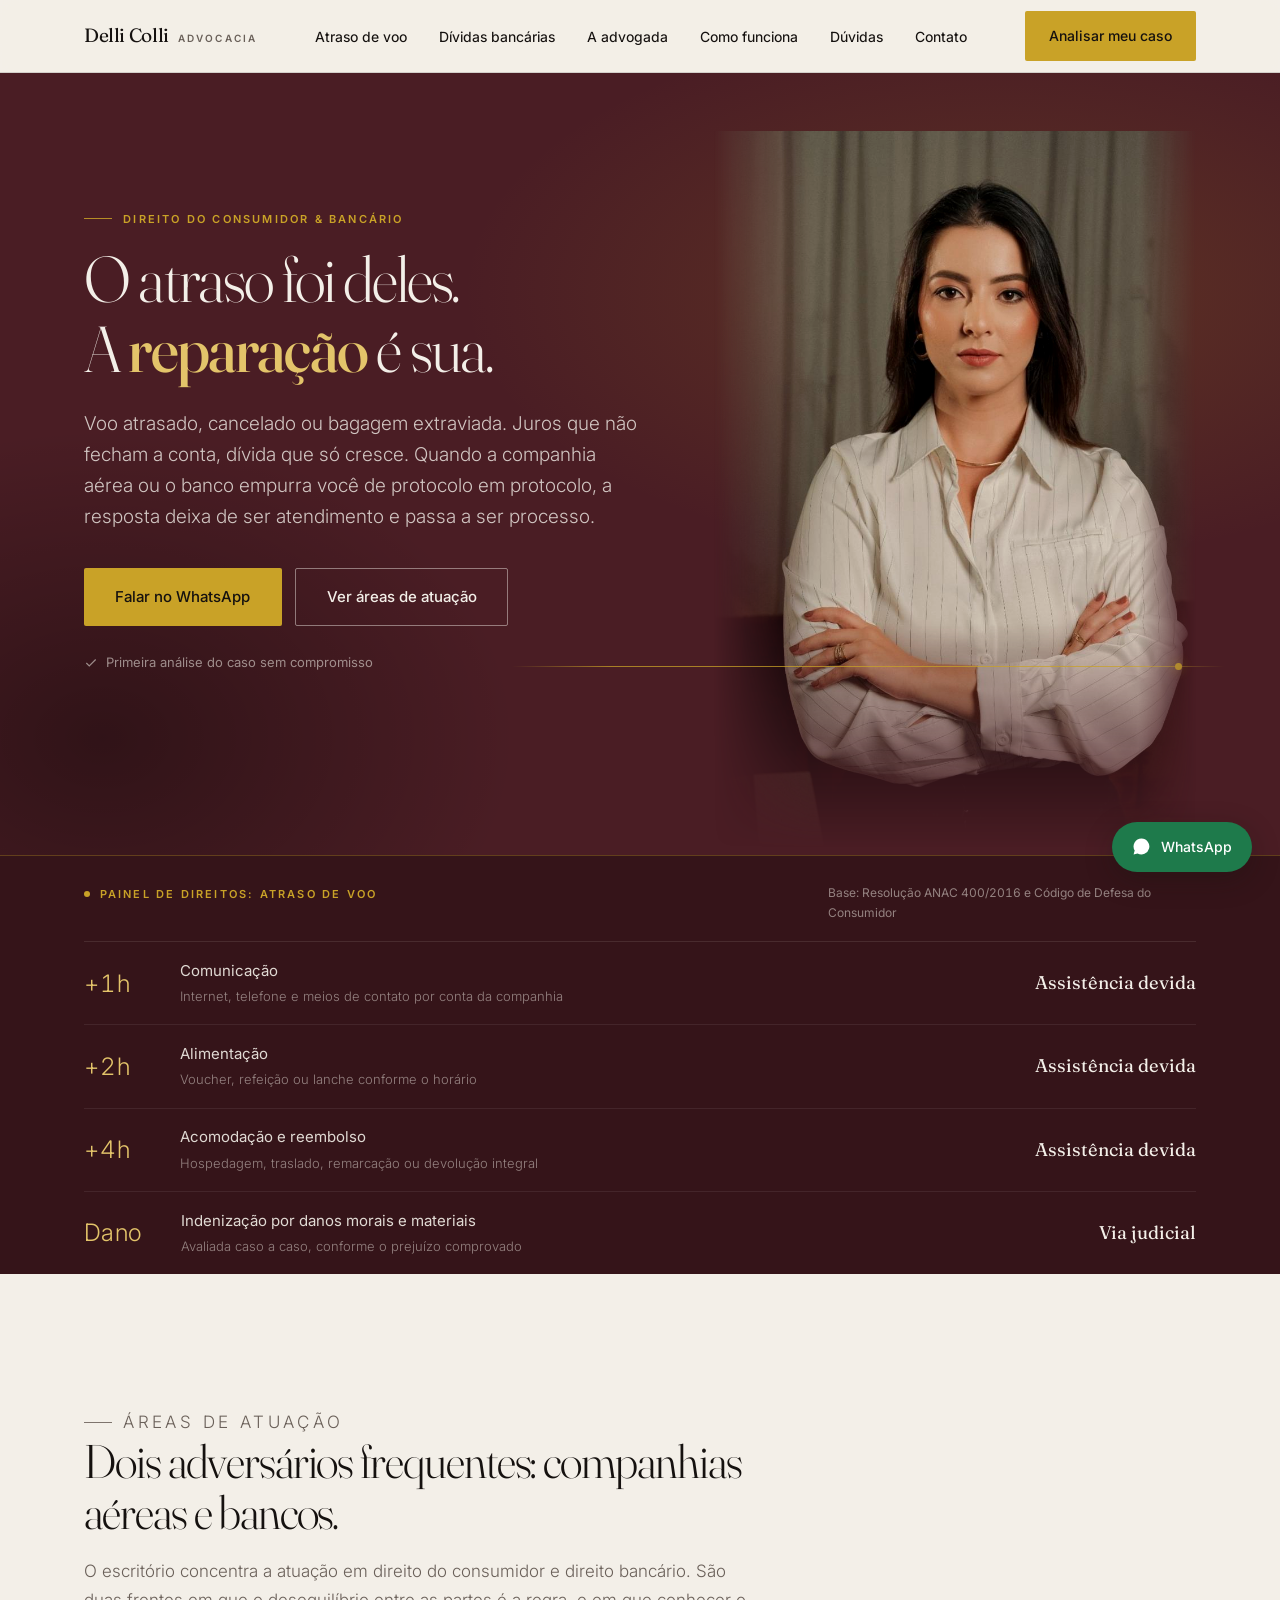
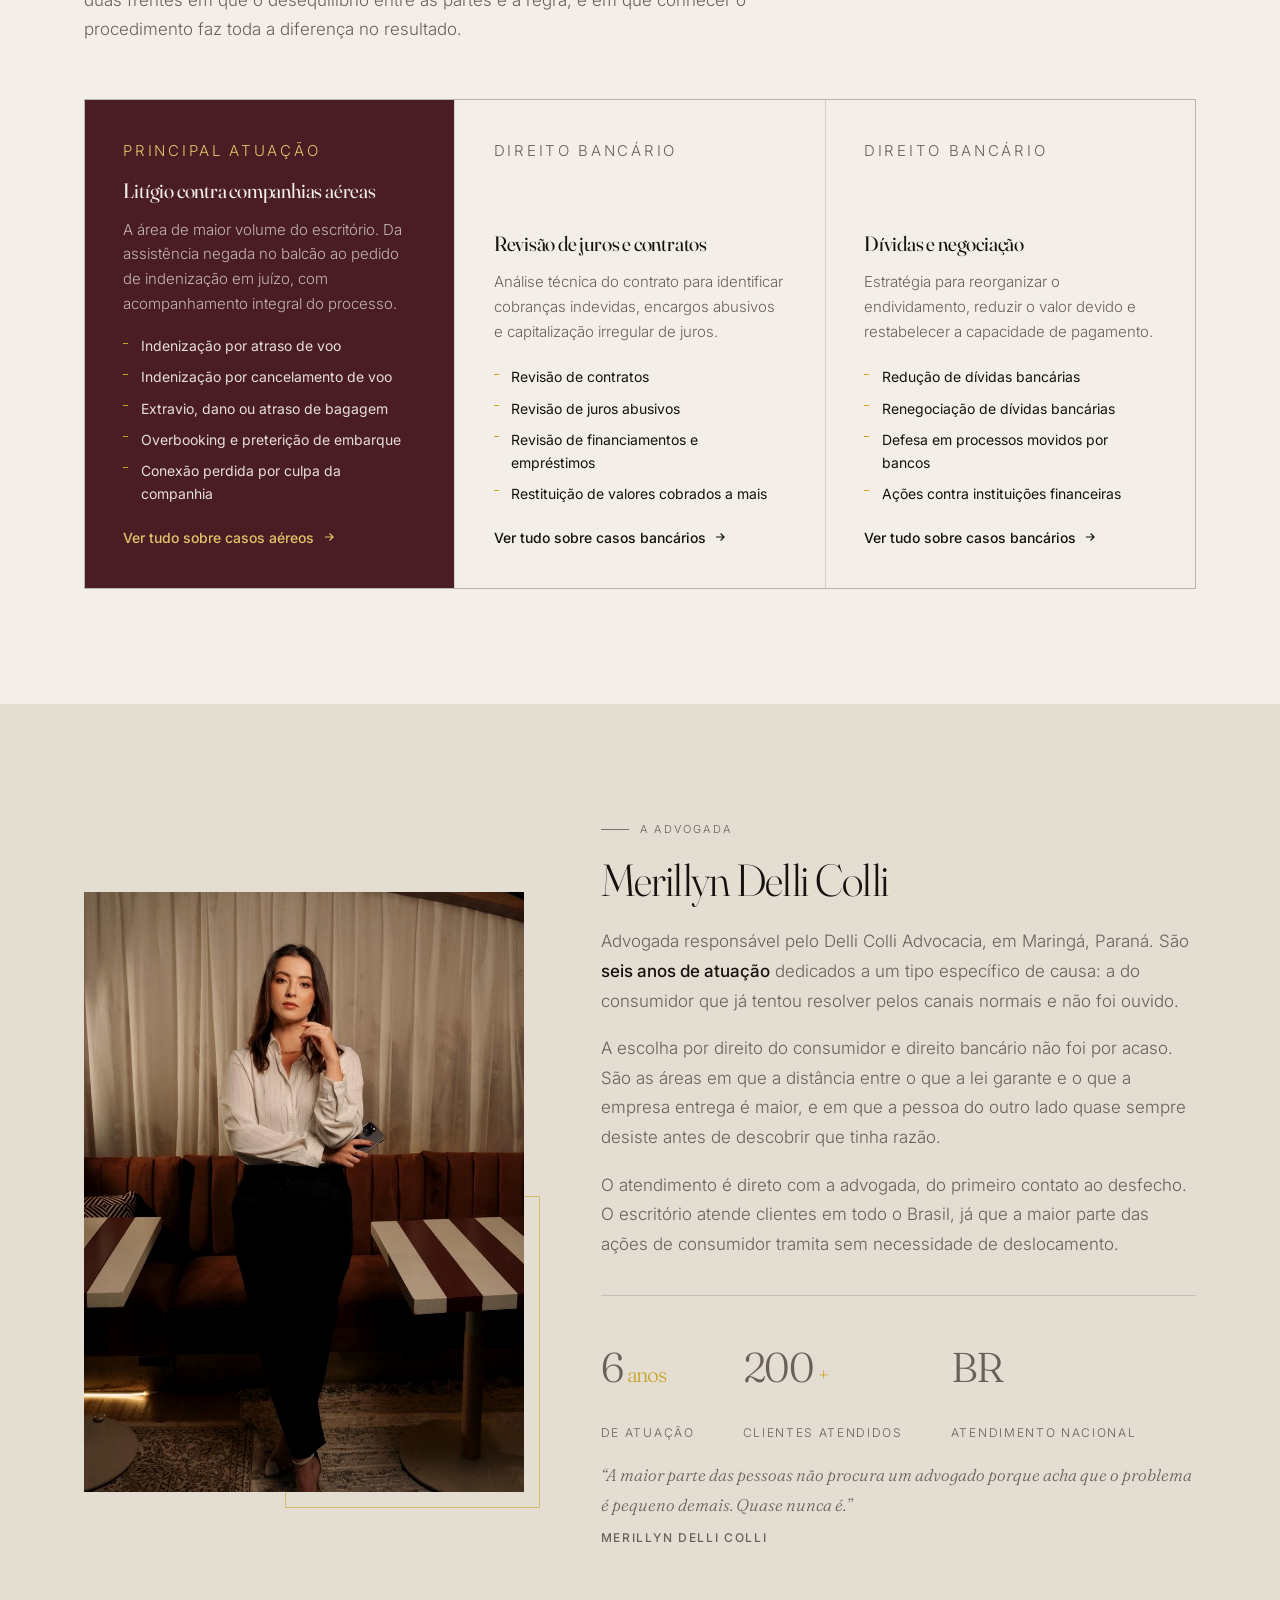
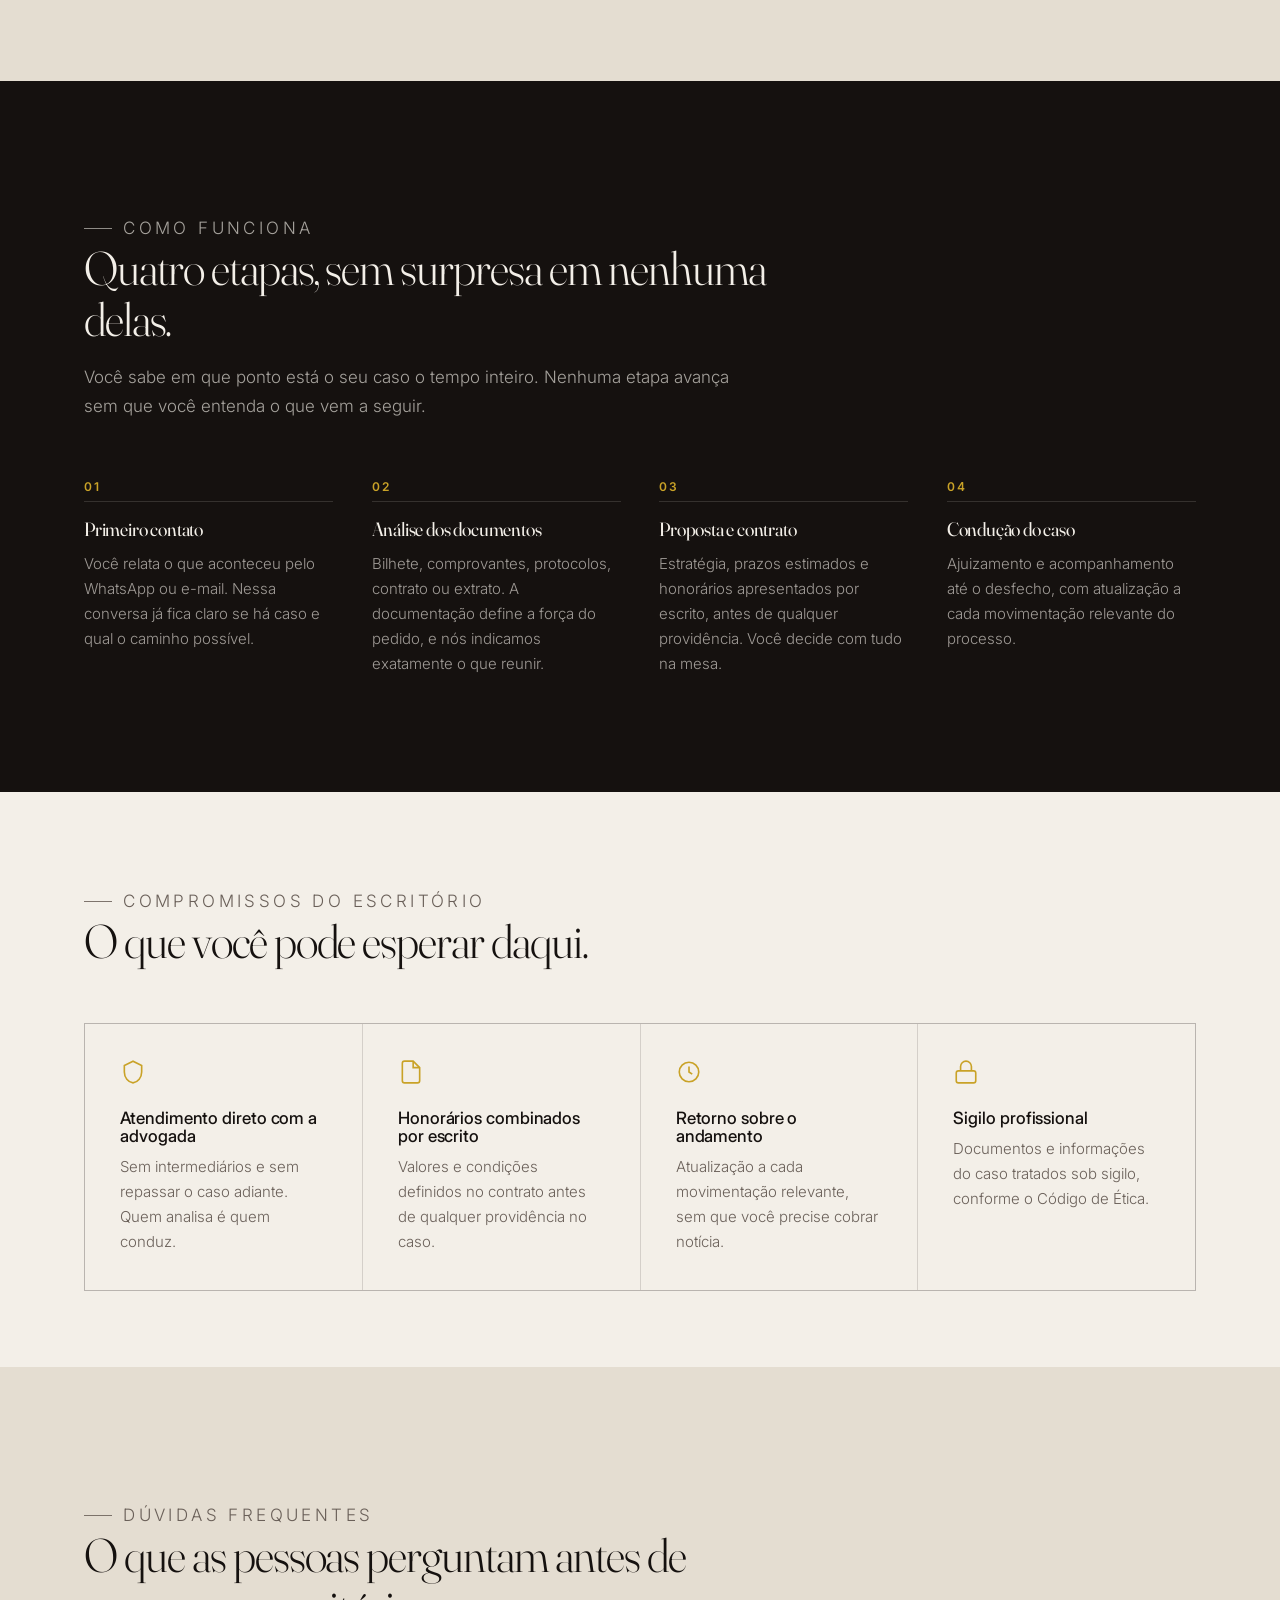
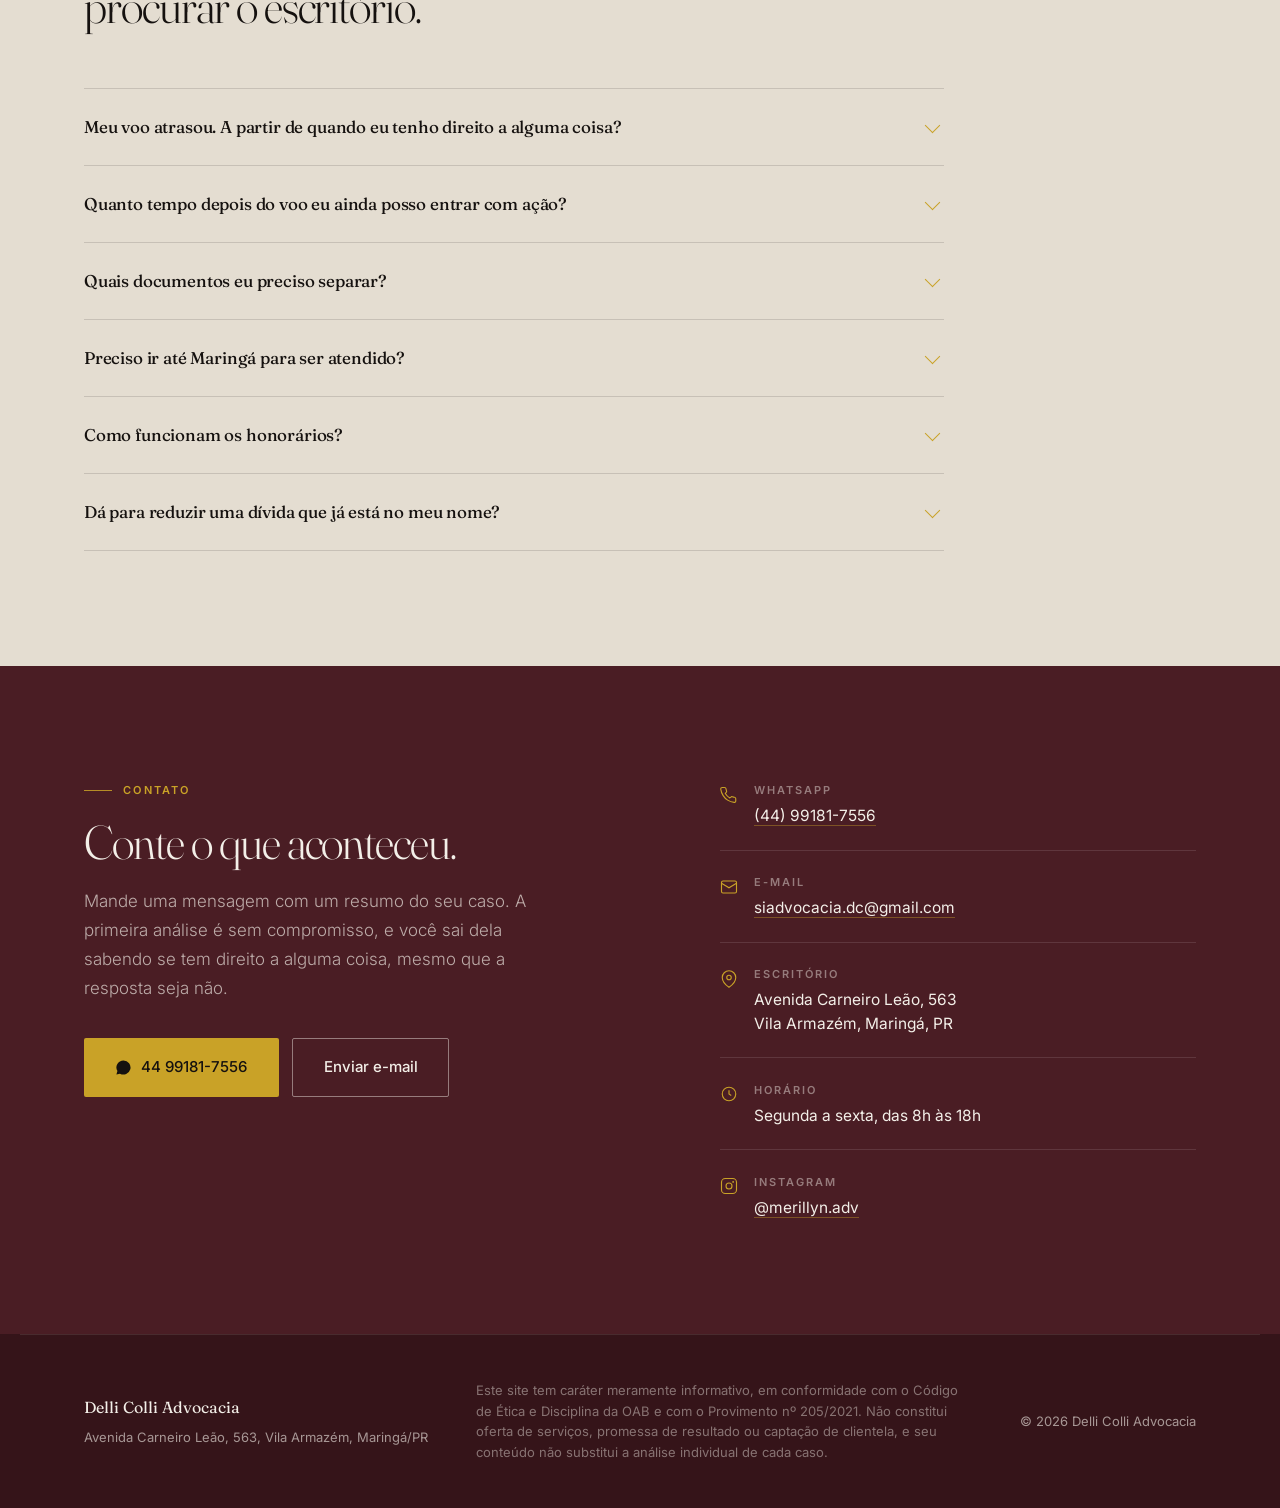
<file: index.html>
<!DOCTYPE html>
<html lang="pt-BR">
<head>
<meta charset="utf-8">
<meta name="viewport" content="width=device-width, initial-scale=1">
<title>Delli Colli Advocacia | Direito do Consumidor e Bancário em Maringá</title>
<meta name="description" content="Advocacia especializada em indenização por atraso e cancelamento de voo, extravio de bagagem, revisão de juros abusivos e renegociação de dívidas bancárias. Maringá, PR.">
<meta name="author" content="Delli Colli Advocacia">
<meta name="robots" content="index, follow">
<link rel="icon" type="image/svg+xml" href="assets/favicon.svg">
<link rel="canonical" href="https://dellicolliadvocacia.com.br/">

<!-- Open Graph -->
<meta property="og:type" content="website">
<meta property="og:locale" content="pt_BR">
<meta property="og:title" content="Delli Colli Advocacia | Direito do Consumidor e Bancário">
<meta property="og:description" content="Atraso de voo, bagagem extraviada, juros abusivos e dívidas bancárias. Atendimento em todo o Brasil, com base em Maringá, PR.">
<meta property="og:image" content="assets/merillyn-retrato.jpg">

<link rel="preconnect" href="https://fonts.googleapis.com">
<link rel="preconnect" href="https://fonts.gstatic.com" crossorigin>
<link href="https://fonts.googleapis.com/css2?family=Fraunces:ital,opsz,wght@0,9..144,300;0,400;0,500;0,600;1,9..144,400&family=Inter:wght@300;400;500;600&display=swap" rel="stylesheet">

<!-- Structured data: helps the firm appear correctly in Google local results -->
<script type="application/ld+json">
{
  "@context": "https://schema.org",
  "@type": "LegalService",
  "name": "Delli Colli Advocacia",
  "description": "Advocacia especializada em direito do consumidor e direito bancário: indenização por atraso e cancelamento de voo, extravio de bagagem, revisão de juros abusivos e renegociação de dívidas bancárias.",
  "image": "assets/merillyn-retrato.jpg",
  "email": "siadvocacia.dc@gmail.com",
  "telephone": "+5544991817556",
  "address": {
    "@type": "PostalAddress",
    "streetAddress": "Avenida Carneiro Leão, 563, Vila Armazém",
    "addressLocality": "Maringá",
    "addressRegion": "PR",
    "addressCountry": "BR"
  },
  "openingHoursSpecification": {
    "@type": "OpeningHoursSpecification",
    "dayOfWeek": ["Monday","Tuesday","Wednesday","Thursday","Friday"],
    "opens": "08:00",
    "closes": "18:00"
  },
  "sameAs": ["https://instagram.com/merillyn.adv"],
  "areaServed": "BR"
}
</script>

<link rel="stylesheet" href="assets/style.css">
</head>
<body>

<a class="skip" href="#main">Ir para o conteúdo</a>

<!-- ============================ NAV ============================ -->
<header class="nav" id="nav">
  <div class="wrap nav__in">
    <a class="brand" href="#inicio">
      <span class="brand__mark">Delli Colli</span>
      <span class="brand__sub">Advocacia</span>
    </a>

    <nav aria-label="Navegação principal">
      <ul class="nav__links" id="navLinks">
        <li><a href="atraso-de-voo.html">Atraso de voo</a></li>
        <li><a href="dividas-bancarias.html">Dívidas bancárias</a></li>
        <li><a href="#sobre">A advogada</a></li>
        <li><a href="#processo">Como funciona</a></li>
        <li><a href="#duvidas">Dúvidas</a></li>
        <li><a href="#contato">Contato</a></li>
      </ul>
    </nav>

    <a class="btn btn--brass nav__cta" href="https://wa.me/5544991817556?text=Ol%C3%A1%21%20Gostaria%20de%20uma%20an%C3%A1lise%20do%20meu%20caso." target="_blank" rel="noopener">Analisar meu caso</a>

    <button class="nav__toggle" id="navToggle" aria-expanded="false" aria-controls="navLinks">
      <svg width="16" height="16" viewBox="0 0 24 24" fill="none" stroke="currentColor" stroke-width="2" aria-hidden="true"><path d="M3 6h18M3 12h18M3 18h18"/></svg>
      Menu
    </button>
  </div>
</header>

<main id="main">

<!-- ============================ HERO ============================ -->
<section class="hero" id="inicio">
  <div class="wrap hero__in">
    <div class="hero__copy">
      <p class="eyebrow">Direito do consumidor &amp; bancário</p>
      <h1>O atraso foi deles.<br>A <em>reparação</em> é sua.</h1>
      <p class="hero__lede">
        Voo atrasado, cancelado ou bagagem extraviada. Juros que não fecham a conta,
        dívida que só cresce. Quando a companhia aérea ou o banco empurra você de
        protocolo em protocolo, a resposta deixa de ser atendimento e passa a ser processo.
      </p>
      <div class="hero__actions">
        <a class="btn btn--brass btn--lg" href="https://wa.me/5544991817556?text=Ol%C3%A1%21%20Gostaria%20de%20uma%20an%C3%A1lise%20do%20meu%20caso." target="_blank" rel="noopener">
          Falar no WhatsApp
        </a>
        <a class="btn btn--ghost-light btn--lg" href="#atuacao">Ver áreas de atuação</a>
      </div>
      <p class="hero__note">
        <svg width="14" height="14" viewBox="0 0 24 24" fill="none" stroke="currentColor" stroke-width="2" aria-hidden="true"><path d="M20 6 9 17l-5-5"/></svg>
        Primeira análise do caso sem compromisso
      </p>
    </div>

    <figure class="hero__portrait">
      <span class="hero__rule" aria-hidden="true"></span>
      <img src="assets/merillyn-retrato.jpg"
           alt="Merillyn Delli Colli, advogada responsável pelo escritório Delli Colli Advocacia"
           width="852" height="1280" fetchpriority="high">
    </figure>
  </div>
</section>

<!-- ================= PAINEL DE PARTIDA (assinatura) ================= -->
<!--
  Elemento-assinatura: reenquadra o painel de aeroporto. No aeroporto, o
  painel informa quanto você vai esperar. Aqui, informa a que você tem direito.
  A sequência de horas é a régua real da ANAC (Resolução 400/2016).
-->
<section class="board" aria-labelledby="boardTitle">
  <div class="wrap board__in">
    <div class="board__head">
      <p class="board__title" id="boardTitle">Painel de direitos: atraso de voo</p>
      <p class="board__note">Base: Resolução ANAC 400/2016 e Código de Defesa do Consumidor</p>
    </div>
    <ul class="board__rows">
      <li class="board__row">
        <span class="board__time">+1h</span>
        <span class="board__what">Comunicação
          <small>Internet, telefone e meios de contato por conta da companhia</small>
        </span>
        <span class="board__val">Assistência devida</span>
      </li>
      <li class="board__row">
        <span class="board__time">+2h</span>
        <span class="board__what">Alimentação
          <small>Voucher, refeição ou lanche conforme o horário</small>
        </span>
        <span class="board__val">Assistência devida</span>
      </li>
      <li class="board__row">
        <span class="board__time">+4h</span>
        <span class="board__what">Acomodação e reembolso
          <small>Hospedagem, traslado, remarcação ou devolução integral</small>
        </span>
        <span class="board__val">Assistência devida</span>
      </li>
      <li class="board__row">
        <span class="board__time">Dano</span>
        <span class="board__what">Indenização por danos morais e materiais
          <small>Avaliada caso a caso, conforme o prejuízo comprovado</small>
        </span>
        <span class="board__val">Via judicial</span>
      </li>
    </ul>
  </div>
</section>

<!-- ======================= ÁREAS DE ATUAÇÃO ======================= -->
<section class="section section--bone" id="atuacao">
  <div class="wrap">
    <div class="section__head reveal">
      <p class="eyebrow eyebrow--dark">Áreas de atuação</p>
      <h2>Dois adversários frequentes: companhias aéreas e bancos.</h2>
      <p>
        O escritório concentra a atuação em direito do consumidor e direito bancário.
        São duas frentes em que o desequilíbrio entre as partes é a regra, e em que
        conhecer o procedimento faz toda a diferença no resultado.
      </p>
    </div>

    <div class="areas">
      <article class="area area--lead reveal">
        <p class="area__tag">Principal atuação</p>
        <h3>Litígio contra companhias aéreas</h3>
        <p>
          A área de maior volume do escritório. Da assistência negada no balcão ao
          pedido de indenização em juízo, com acompanhamento integral do processo.
        </p>
        <ul class="area__list">
          <li>Indenização por atraso de voo</li>
          <li>Indenização por cancelamento de voo</li>
          <li>Extravio, dano ou atraso de bagagem</li>
          <li>Overbooking e preterição de embarque</li>
          <li>Conexão perdida por culpa da companhia</li>
        </ul>
        <a class="area__more" href="atraso-de-voo.html">
          Ver tudo sobre casos aéreos <svg viewBox="0 0 24 24" fill="none" stroke="currentColor" stroke-width="2" aria-hidden="true"><path d="M5 12h14M13 6l6 6-6 6"/></svg>
        </a>
      </article>

      <article class="area reveal">
        <p class="area__tag">Direito bancário</p>
        <h3>Revisão de juros e contratos</h3>
        <p>
          Análise técnica do contrato para identificar cobranças indevidas, encargos
          abusivos e capitalização irregular de juros.
        </p>
        <ul class="area__list">
          <li>Revisão de contratos</li>
          <li>Revisão de juros abusivos</li>
          <li>Revisão de financiamentos e empréstimos</li>
          <li>Restituição de valores cobrados a mais</li>
        </ul>
        <a class="area__more" href="dividas-bancarias.html">
          Ver tudo sobre casos bancários <svg viewBox="0 0 24 24" fill="none" stroke="currentColor" stroke-width="2" aria-hidden="true"><path d="M5 12h14M13 6l6 6-6 6"/></svg>
        </a>
      </article>

      <article class="area reveal">
        <p class="area__tag">Direito bancário</p>
        <h3>Dívidas e negociação</h3>
        <p>
          Estratégia para reorganizar o endividamento, reduzir o valor devido e
          restabelecer a capacidade de pagamento.
        </p>
        <ul class="area__list">
          <li>Redução de dívidas bancárias</li>
          <li>Renegociação de dívidas bancárias</li>
          <li>Defesa em processos movidos por bancos</li>
          <li>Ações contra instituições financeiras</li>
        </ul>
        <a class="area__more" href="dividas-bancarias.html#situacoes">
          Ver tudo sobre casos bancários <svg viewBox="0 0 24 24" fill="none" stroke="currentColor" stroke-width="2" aria-hidden="true"><path d="M5 12h14M13 6l6 6-6 6"/></svg>
        </a>
      </article>
    </div>
  </div>
</section>

<!-- ============================ SOBRE ============================ -->
<section class="section section--dim" id="sobre">
  <div class="wrap about">
    <figure class="about__figure reveal">
      <img src="assets/merillyn-corpo-inteiro.jpg"
           alt="Merillyn Delli Colli, advogada fundadora do escritório, em Maringá, Paraná"
           width="852" height="1280" loading="lazy">
    </figure>

    <div class="about__body reveal">
      <p class="eyebrow eyebrow--dark">A advogada</p>
      <h2>Merillyn Delli Colli</h2>
      <p>
        Advogada responsável pelo Delli Colli Advocacia, em Maringá, Paraná. São
        <strong>seis anos de atuação</strong> dedicados a um tipo específico de causa:
        a do consumidor que já tentou resolver pelos canais normais e não foi ouvido.
      </p>
      <p>
        A escolha por direito do consumidor e direito bancário não foi por acaso. São
        as áreas em que a distância entre o que a lei garante e o que a empresa entrega
        é maior, e em que a pessoa do outro lado quase sempre desiste antes de
        descobrir que tinha razão.
      </p>
      <p>
        O atendimento é direto com a advogada, do primeiro contato ao desfecho. O
        escritório atende clientes em todo o Brasil, já que a maior parte das ações de
        consumidor tramita sem necessidade de deslocamento.
      </p>

      <div class="about__stats">
        <div class="stat">
          <p class="stat__num">6<span>anos</span></p>
          <p class="stat__label">De atuação</p>
        </div>
        <div class="stat">
          <p class="stat__num">200<span>+</span></p>
          <p class="stat__label">Clientes atendidos</p>
        </div>
        <div class="stat">
          <p class="stat__num">BR</p>
          <p class="stat__label">Atendimento nacional</p>
        </div>
      </div>

      <p class="about__sig">
        “A maior parte das pessoas não procura um advogado porque acha que o problema
        é pequeno demais. Quase nunca é.”
        <small>Merillyn Delli Colli</small>
      </p>
    </div>
  </div>
</section>

<!-- ========================= COMO FUNCIONA ========================= -->
<section class="section section--ink" id="processo">
  <div class="wrap">
    <div class="section__head reveal">
      <p class="eyebrow">Como funciona</p>
      <h2>Quatro etapas, sem surpresa em nenhuma delas.</h2>
      <p>
        Você sabe em que ponto está o seu caso o tempo inteiro. Nenhuma etapa avança
        sem que você entenda o que vem a seguir.
      </p>
    </div>

    <div class="steps">
      <article class="step reveal">
        <h3>Primeiro contato</h3>
        <p>
          Você relata o que aconteceu pelo WhatsApp ou e-mail. Nessa conversa já fica
          claro se há caso e qual o caminho possível.
        </p>
      </article>
      <article class="step reveal">
        <h3>Análise dos documentos</h3>
        <p>
          Bilhete, comprovantes, protocolos, contrato ou extrato. A documentação
          define a força do pedido, e nós indicamos exatamente o que reunir.
        </p>
      </article>
      <article class="step reveal">
        <h3>Proposta e contrato</h3>
        <p>
          Estratégia, prazos estimados e honorários apresentados por escrito, antes de
          qualquer providência. Você decide com tudo na mesa.
        </p>
      </article>
      <article class="step reveal">
        <h3>Condução do caso</h3>
        <p>
          Ajuizamento e acompanhamento até o desfecho, com atualização a cada
          movimentação relevante do processo.
        </p>
      </article>
    </div>
  </div>
</section>

<!-- ===================== CONFIANÇA / COMPROMISSOS ===================== -->
<!--
  NOTA DE CONFORMIDADE (Provimento 205/2021 da OAB):
  Esta seção substitui deliberadamente um bloco de "depoimentos de clientes".
  O Provimento veda o uso de depoimentos e a captação por apelo emocional, além de
  exigir publicidade informativa, discreta e sóbria. Os prints de WhatsApp enviados
  no briefing estão preservados em /assets/depoimentos/ mas NÃO são publicados aqui.
  Ver DEPOIMENTOS-LEIA-ME.md na raiz do projeto para o parecer completo.
-->
<section class="section section--bone section--tight">
  <div class="wrap">
    <div class="section__head reveal">
      <p class="eyebrow eyebrow--dark">Compromissos do escritório</p>
      <h2>O que você pode esperar daqui.</h2>
    </div>

    <div class="trust">
      <div class="trust__item reveal">
        <svg class="trust__icon" viewBox="0 0 24 24" fill="none" stroke="currentColor" stroke-width="1.5" aria-hidden="true"><path d="M12 2 4 6v6c0 5 3.4 9.4 8 10 4.6-.6 8-5 8-10V6l-8-4Z"/></svg>
        <h3>Atendimento direto com a advogada</h3>
        <p>Sem intermediários e sem repassar o caso adiante. Quem analisa é quem conduz.</p>
      </div>
      <div class="trust__item reveal">
        <svg class="trust__icon" viewBox="0 0 24 24" fill="none" stroke="currentColor" stroke-width="1.5" aria-hidden="true"><path d="M14 2H6a2 2 0 0 0-2 2v16a2 2 0 0 0 2 2h12a2 2 0 0 0 2-2V8l-6-6Z"/><path d="M14 2v6h6"/></svg>
        <h3>Honorários combinados por escrito</h3>
        <p>Valores e condições definidos no contrato antes de qualquer providência no caso.</p>
      </div>
      <div class="trust__item reveal">
        <svg class="trust__icon" viewBox="0 0 24 24" fill="none" stroke="currentColor" stroke-width="1.5" aria-hidden="true"><circle cx="12" cy="12" r="9"/><path d="M12 7v5l3 2"/></svg>
        <h3>Retorno sobre o andamento</h3>
        <p>Atualização a cada movimentação relevante, sem que você precise cobrar notícia.</p>
      </div>
      <div class="trust__item reveal">
        <svg class="trust__icon" viewBox="0 0 24 24" fill="none" stroke="currentColor" stroke-width="1.5" aria-hidden="true"><rect x="3" y="11" width="18" height="11" rx="2"/><path d="M7 11V7a5 5 0 0 1 10 0v4"/></svg>
        <h3>Sigilo profissional</h3>
        <p>Documentos e informações do caso tratados sob sigilo, conforme o Código de Ética.</p>
      </div>
    </div>
  </div>
</section>

<!-- ============================= FAQ ============================= -->
<section class="section section--dim" id="duvidas">
  <div class="wrap">
    <div class="section__head reveal">
      <p class="eyebrow eyebrow--dark">Dúvidas frequentes</p>
      <h2>O que as pessoas perguntam antes de procurar o escritório.</h2>
    </div>

    <div class="faq reveal">
      <details>
        <summary>Meu voo atrasou. A partir de quando eu tenho direito a alguma coisa?</summary>
        <div class="faq__a">
          <p>
            A assistência material é escalonada: a partir de 1 hora de atraso a companhia
            deve oferecer meios de comunicação; a partir de 2 horas, alimentação; a partir
            de 4 horas, acomodação e transporte, além das opções de reembolso integral ou
            reacomodação em outro voo.
          </p>
          <p>
            A indenização por danos morais e materiais é analisada à parte, caso a caso,
            conforme o prejuízo concreto que o atraso causou a você.
          </p>
        </div>
      </details>

      <details>
        <summary>Quanto tempo depois do voo eu ainda posso entrar com ação?</summary>
        <div class="faq__a">
          <p>
            O prazo varia conforme a natureza do voo e o fundamento do pedido, porque
            há entendimentos distintos para voos nacionais e internacionais. É justamente
            por isso que vale fazer a análise cedo: alguns prazos são curtos.
          </p>
          <p>
            Na primeira conversa conseguimos dizer se o seu caso ainda está dentro do prazo.
          </p>
        </div>
      </details>

      <details>
        <summary>Quais documentos eu preciso separar?</summary>
        <div class="faq__a">
          <p>
            <strong>Casos de voo:</strong> bilhete ou cartão de embarque, comprovante do
            atraso ou cancelamento, protocolos de atendimento, e comprovantes de gastos
            que você teve por causa do problema (hotel, transporte, alimentação, compra
            de itens após extravio de bagagem).
          </p>
          <p>
            <strong>Casos bancários:</strong> contrato, extratos, carnês e qualquer
            comunicação do banco sobre a dívida.
          </p>
        </div>
      </details>

      <details>
        <summary>Preciso ir até Maringá para ser atendido?</summary>
        <div class="faq__a">
          <p>
            Não. O escritório atende clientes de todo o Brasil, e a maior parte das ações
            de consumidor tramita de forma eletrônica, sem exigir deslocamento. Documentos
            e assinaturas são resolvidos digitalmente.
          </p>
          <p>
            O atendimento presencial fica disponível para quem está em Maringá e prefere
            conversar pessoalmente.
          </p>
        </div>
      </details>

      <details>
        <summary>Como funcionam os honorários?</summary>
        <div class="faq__a">
          <p>
            A primeira análise do caso é sem compromisso. Se houver caso e você decidir
            seguir, os honorários são apresentados por escrito, com valores e condições
            definidos antes de qualquer providência, sempre nos limites da tabela da OAB/PR.
          </p>
        </div>
      </details>

      <details>
        <summary>Dá para reduzir uma dívida que já está no meu nome?</summary>
        <div class="faq__a">
          <p>
            Em muitos casos, sim. O caminho depende do que a análise do contrato revela:
            pode ser revisão de encargos cobrados de forma abusiva, renegociação do saldo
            ou defesa em uma ação já movida pelo banco.
          </p>
          <p>
            Nenhum resultado pode ser prometido de antemão. A resposta vem da análise dos
            seus documentos.
          </p>
        </div>
      </details>
    </div>
  </div>
</section>

<!-- =========================== CONTATO =========================== -->
<section class="section" id="contato" style="background:var(--oxblood); color:var(--bone);">
  <div class="wrap contact">
    <div class="reveal">
      <p class="eyebrow">Contato</p>
      <h2>Conte o que aconteceu.</h2>
      <p class="contact__lede">
        Mande uma mensagem com um resumo do seu caso. A primeira análise é sem
        compromisso, e você sai dela sabendo se tem direito a alguma coisa, mesmo
        que a resposta seja não.
      </p>
      <div class="contact__actions">
        <a class="btn btn--brass btn--lg" href="https://wa.me/5544991817556?text=Ol%C3%A1%21%20Gostaria%20de%20uma%20an%C3%A1lise%20do%20meu%20caso." target="_blank" rel="noopener">
          <svg width="17" height="17" viewBox="0 0 24 24" fill="currentColor" aria-hidden="true"><path d="M17.5 14.4c-.3-.2-1.7-.9-2-1-.3-.1-.4-.1-.6.1-.2.3-.7.9-.8 1.1-.2.2-.3.2-.6.1-.3-.2-1.2-.5-2.3-1.4-.9-.8-1.4-1.7-1.6-2-.2-.3 0-.5.1-.6l.5-.5c.1-.2.2-.3.3-.5 0-.2 0-.4 0-.5 0-.2-.6-1.5-.9-2.1-.2-.5-.4-.4-.6-.4h-.5c-.2 0-.5.1-.7.3-.2.3-.9.9-.9 2.2s1 2.6 1.1 2.8c.1.2 2 3 4.7 4.1.7.3 1.2.5 1.6.6.7.2 1.3.2 1.8.1.5-.1 1.7-.7 1.9-1.4.2-.7.2-1.2.2-1.4-.1-.1-.3-.2-.5-.3M12 2a10 10 0 0 0-8.6 15.1L2 22l5-1.3A10 10 0 1 0 12 2Z"/></svg>
          44 99181-7556
        </a>
        <a class="btn btn--ghost-light btn--lg" href="mailto:siadvocacia.dc@gmail.com?subject=An%C3%A1lise%20de%20caso">
          Enviar e-mail
        </a>
      </div>
    </div>

    <div class="reveal">
      <dl class="details">
        <li>
          <svg viewBox="0 0 24 24" fill="none" stroke="currentColor" stroke-width="1.5" aria-hidden="true"><path d="M21 16.9v3a2 2 0 0 1-2.2 2 19.8 19.8 0 0 1-8.6-3.1 19.5 19.5 0 0 1-6-6A19.8 19.8 0 0 1 1 4.2 2 2 0 0 1 3 2h3a2 2 0 0 1 2 1.7c.1 1 .4 1.9.7 2.8a2 2 0 0 1-.5 2.1L7.1 9.9a16 16 0 0 0 6 6l1.3-1.1a2 2 0 0 1 2.1-.5c.9.3 1.8.6 2.8.7a2 2 0 0 1 1.7 2Z"/></svg>
          <div>
            <dt>WhatsApp</dt>
            <dd><a href="https://wa.me/5544991817556" target="_blank" rel="noopener">(44) 99181-7556</a></dd>
          </div>
        </li>
        <li>
          <svg viewBox="0 0 24 24" fill="none" stroke="currentColor" stroke-width="1.5" aria-hidden="true"><rect x="2" y="4" width="20" height="16" rx="2"/><path d="m22 7-10 6L2 7"/></svg>
          <div>
            <dt>E-mail</dt>
            <dd><a href="mailto:siadvocacia.dc@gmail.com">siadvocacia.dc@gmail.com</a></dd>
          </div>
        </li>
        <li>
          <svg viewBox="0 0 24 24" fill="none" stroke="currentColor" stroke-width="1.5" aria-hidden="true"><path d="M21 10c0 7-9 13-9 13s-9-6-9-13a9 9 0 0 1 18 0Z"/><circle cx="12" cy="10" r="3"/></svg>
          <div>
            <dt>Escritório</dt>
            <dd>
              Avenida Carneiro Leão, 563<br>
              Vila Armazém, Maringá, PR
            </dd>
          </div>
        </li>
        <li>
          <svg viewBox="0 0 24 24" fill="none" stroke="currentColor" stroke-width="1.5" aria-hidden="true"><circle cx="12" cy="12" r="9"/><path d="M12 7v5l3 2"/></svg>
          <div>
            <dt>Horário</dt>
            <dd>Segunda a sexta, das 8h às 18h</dd>
          </div>
        </li>
        <li>
          <svg viewBox="0 0 24 24" fill="none" stroke="currentColor" stroke-width="1.5" aria-hidden="true"><rect x="2" y="2" width="20" height="20" rx="5"/><circle cx="12" cy="12" r="4"/><circle cx="17.5" cy="6.5" r="1.2" fill="currentColor" stroke="none"/></svg>
          <div>
            <dt>Instagram</dt>
            <dd><a href="https://instagram.com/merillyn.adv" target="_blank" rel="noopener">@merillyn.adv</a></dd>
          </div>
        </li>
      </dl>
    </div>
  </div>
</section>

</main>

<!-- =========================== RODAPÉ =========================== -->
<footer class="footer">
  <div class="wrap footer__in">
    <div>
      <p><strong style="color:var(--bone);font-family:var(--display);font-weight:400;font-size:1rem;">Delli Colli Advocacia</strong></p>
      <p style="margin-top:.35rem;">Avenida Carneiro Leão, 563, Vila Armazém, Maringá/PR</p>
    </div>
    <p class="footer__legal">
      Este site tem caráter meramente informativo, em conformidade com o Código de Ética
      e Disciplina da OAB e com o Provimento nº 205/2021. Não constitui oferta de
      serviços, promessa de resultado ou captação de clientela, e seu conteúdo não
      substitui a análise individual de cada caso.
    </p>
    <p>© <span id="ano">2026</span> Delli Colli Advocacia</p>
  </div>
</footer>

<!-- ===================== WHATSAPP FLUTUANTE ===================== -->
<a class="wa" href="https://wa.me/5544991817556?text=Ol%C3%A1%21%20Gostaria%20de%20uma%20an%C3%A1lise%20do%20meu%20caso."
   target="_blank" rel="noopener" aria-label="Conversar pelo WhatsApp">
  <svg viewBox="0 0 24 24" fill="currentColor" aria-hidden="true"><path d="M17.5 14.4c-.3-.2-1.7-.9-2-1-.3-.1-.4-.1-.6.1-.2.3-.7.9-.8 1.1-.2.2-.3.2-.6.1-.3-.2-1.2-.5-2.3-1.4-.9-.8-1.4-1.7-1.6-2-.2-.3 0-.5.1-.6l.5-.5c.1-.2.2-.3.3-.5 0-.2 0-.4 0-.5 0-.2-.6-1.5-.9-2.1-.2-.5-.4-.4-.6-.4h-.5c-.2 0-.5.1-.7.3-.2.3-.9.9-.9 2.2s1 2.6 1.1 2.8c.1.2 2 3 4.7 4.1.7.3 1.2.5 1.6.6.7.2 1.3.2 1.8.1.5-.1 1.7-.7 1.9-1.4.2-.7.2-1.2.2-1.4-.1-.1-.3-.2-.5-.3M12 2a10 10 0 0 0-8.6 15.1L2 22l5-1.3A10 10 0 1 0 12 2Z"/></svg>
  <span class="wa__text">WhatsApp</span>
</a>

<script src="assets/site.js"></script>

</body>
</html>
</file>
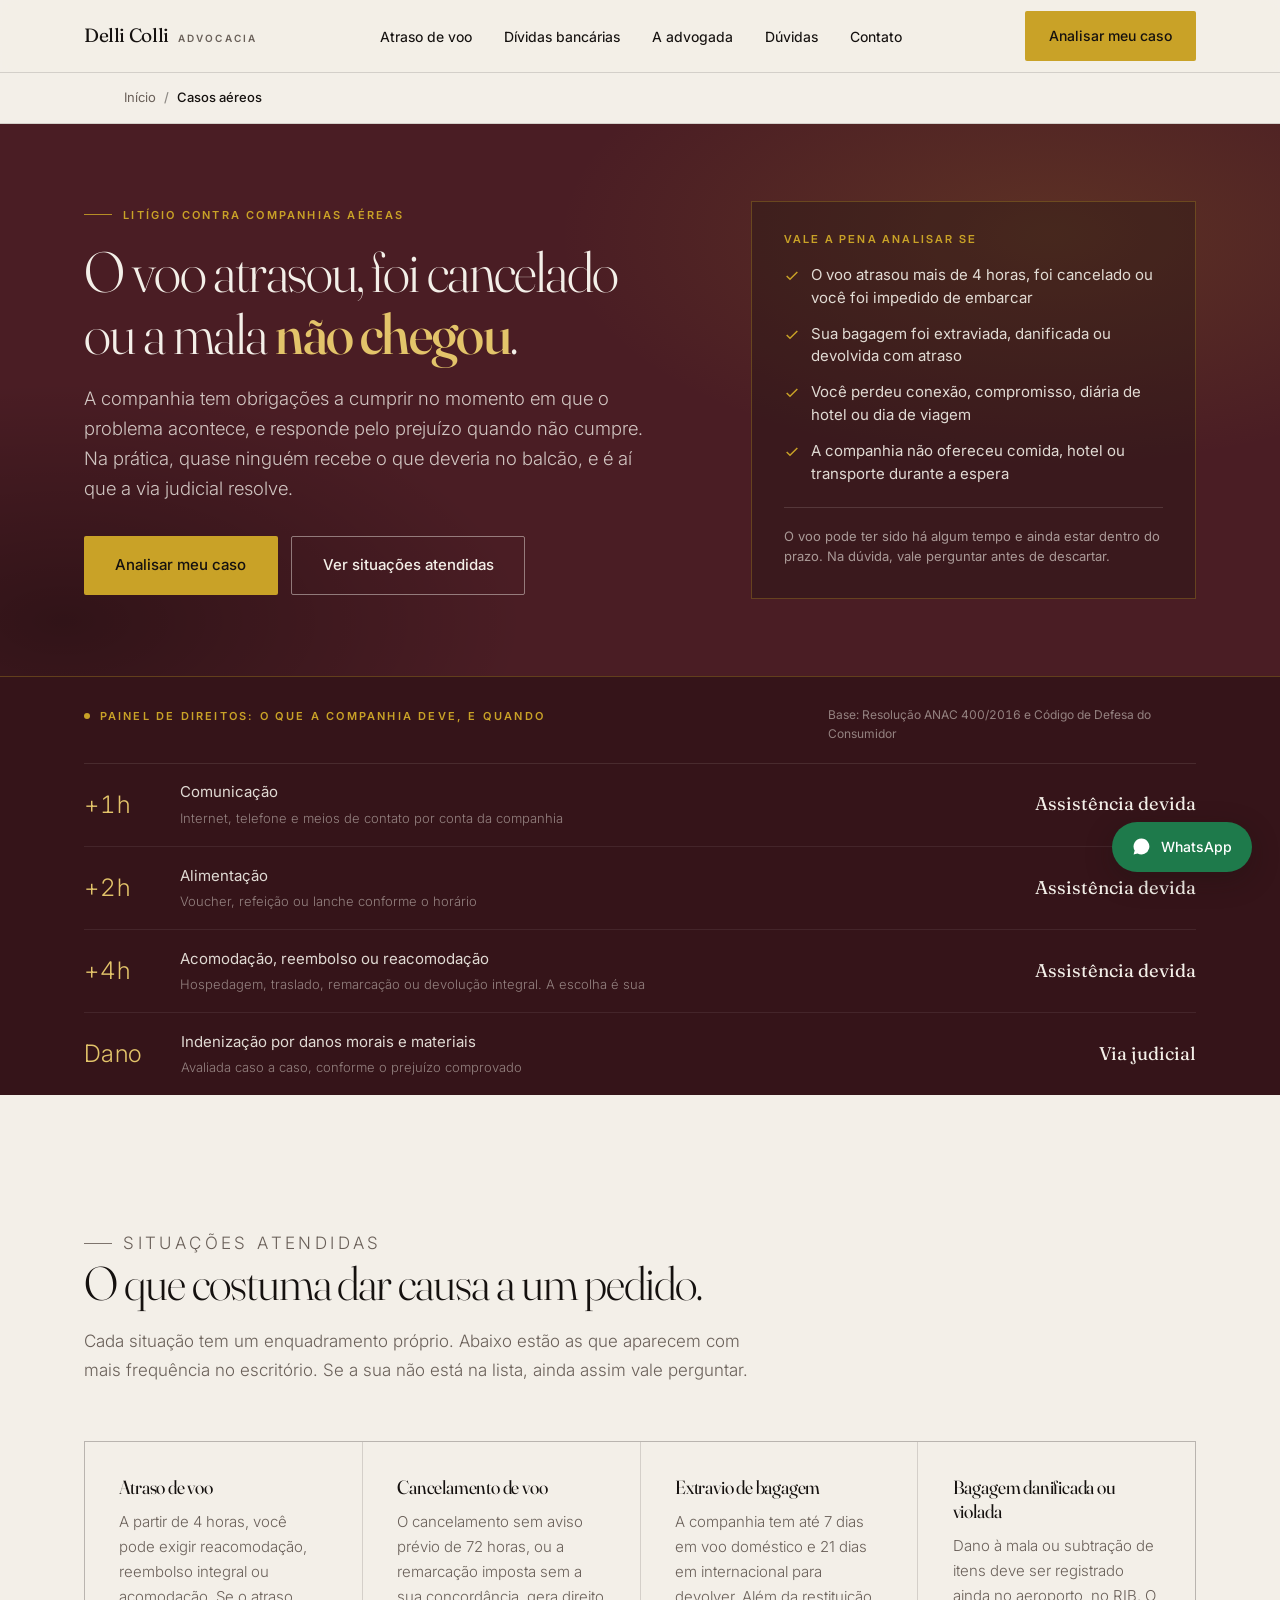
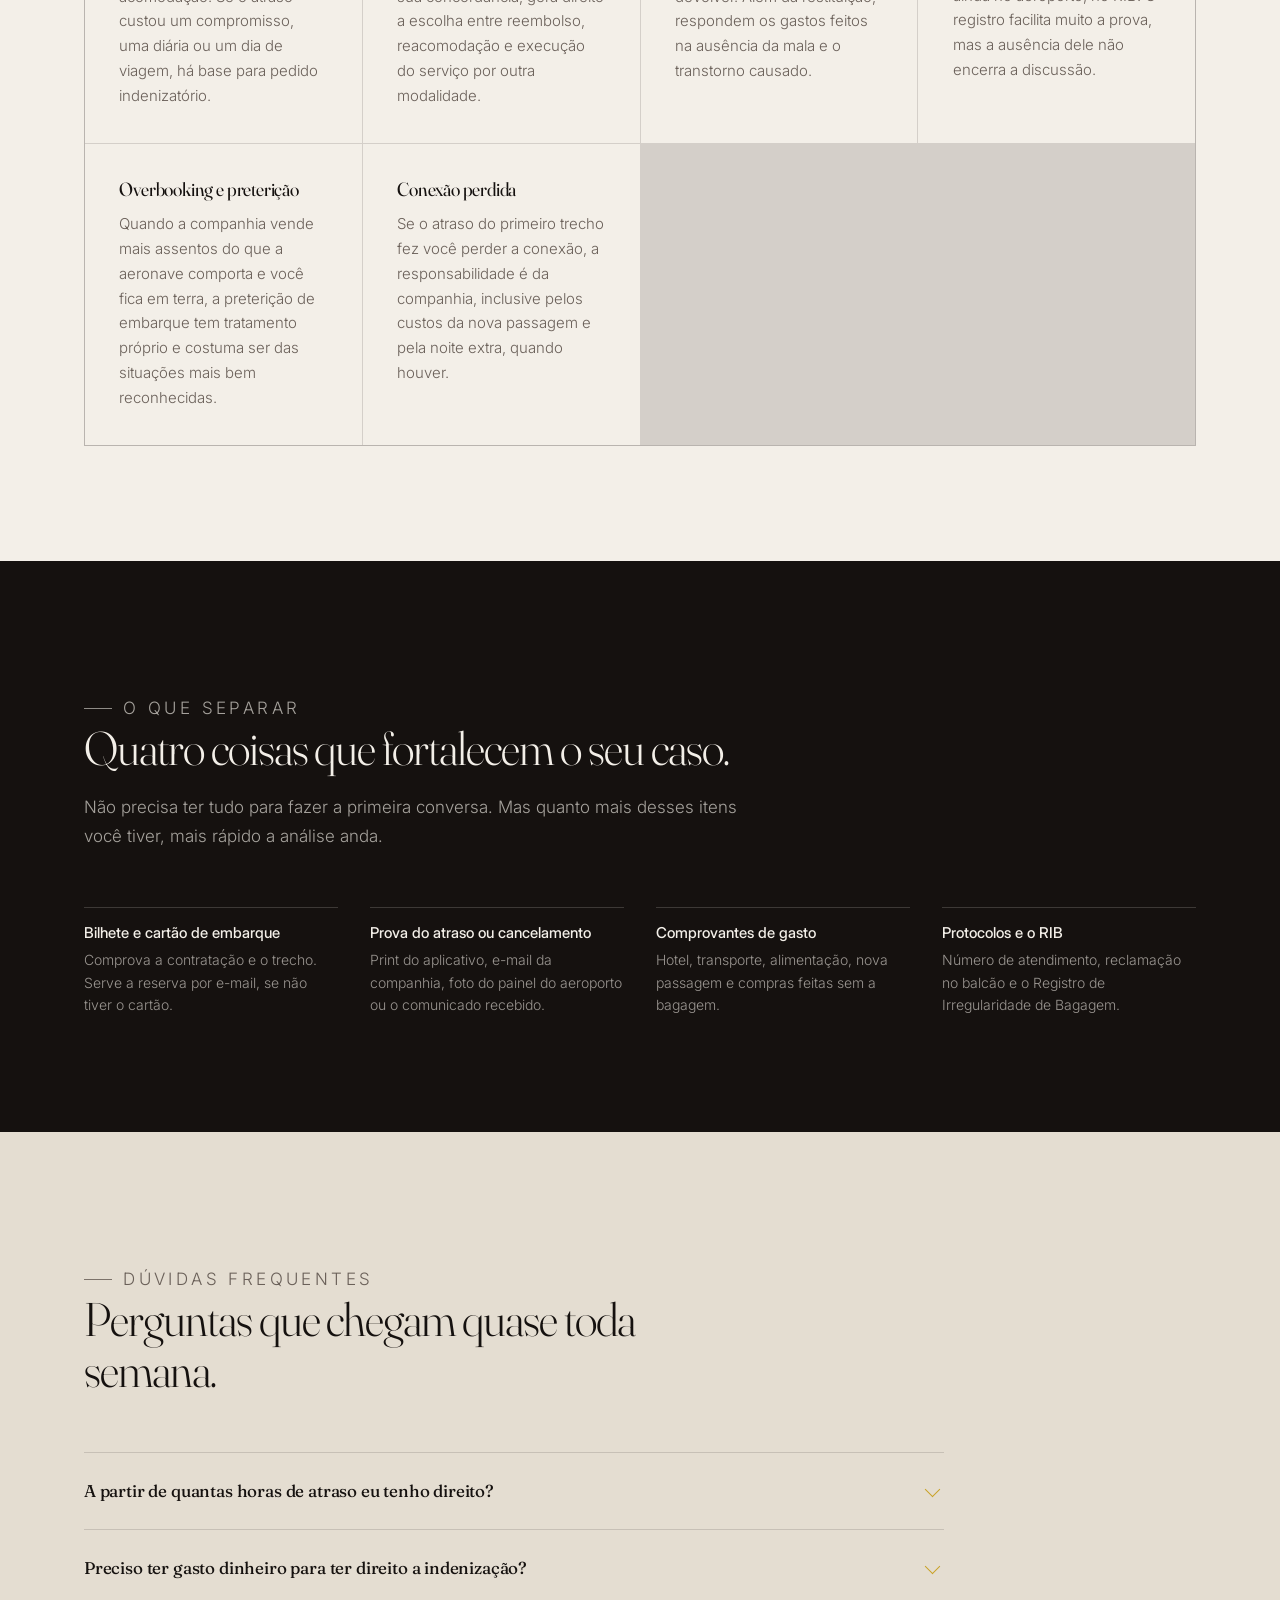
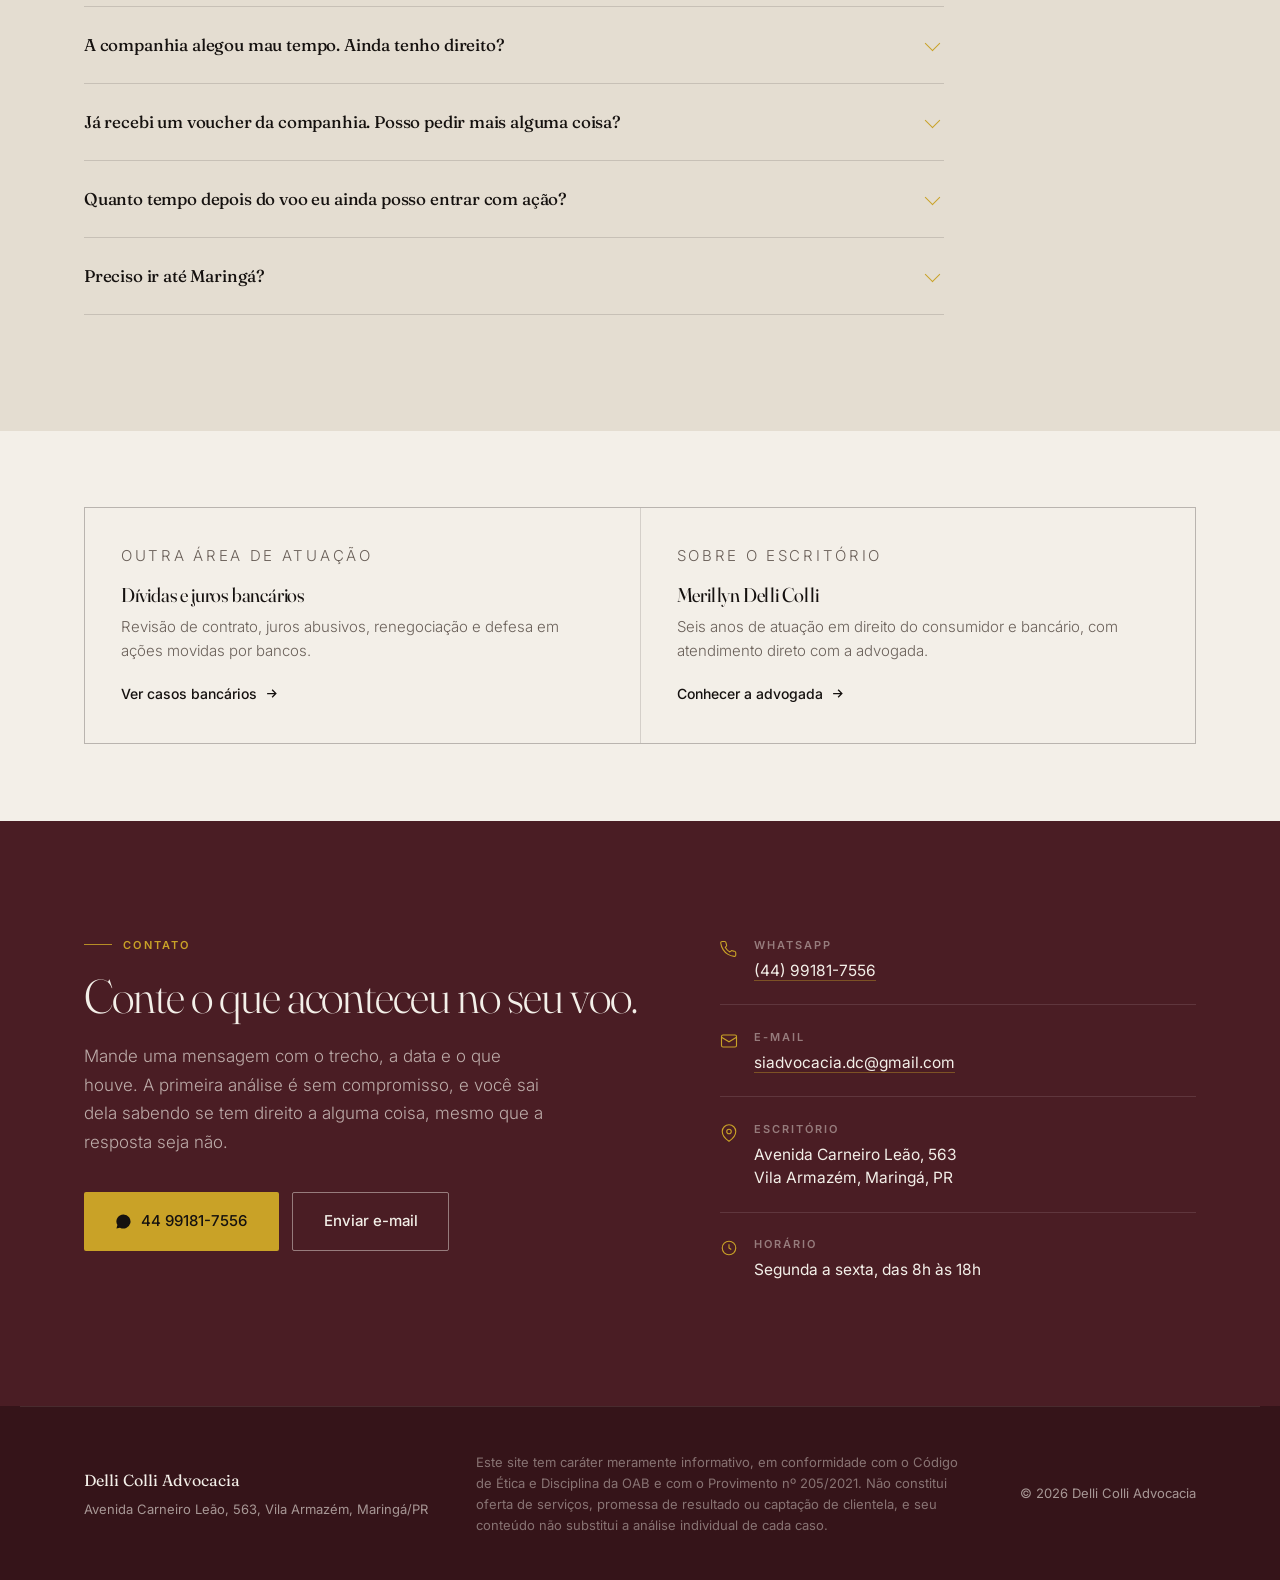
<file: atraso-de-voo.html>
<!DOCTYPE html>
<html lang="pt-BR">
<head>
<meta charset="utf-8">
<meta name="viewport" content="width=device-width, initial-scale=1">
<title>Indenização por Atraso de Voo e Bagagem Extraviada | Delli Colli Advocacia</title>
<meta name="description" content="Voo atrasado, cancelado, overbooking ou bagagem extraviada? Saiba a que você tem direito e como pedir indenização. Atendimento em todo o Brasil.">
<meta name="robots" content="index, follow">
<link rel="icon" type="image/svg+xml" href="assets/favicon.svg">
<link rel="canonical" href="https://dellicolliadvocacia.com.br/atraso-de-voo.html">

<meta property="og:type" content="website">
<meta property="og:locale" content="pt_BR">
<meta property="og:title" content="Indenização por Atraso de Voo | Delli Colli Advocacia">
<meta property="og:description" content="Voo atrasado, cancelado ou bagagem extraviada. Saiba a que você tem direito.">
<meta property="og:image" content="assets/merillyn-retrato.jpg">

<link rel="preconnect" href="https://fonts.googleapis.com">
<link rel="preconnect" href="https://fonts.gstatic.com" crossorigin>
<link href="https://fonts.googleapis.com/css2?family=Fraunces:ital,opsz,wght@0,9..144,300;0,400;0,500;0,600;1,9..144,400&family=Inter:wght@300;400;500;600&display=swap" rel="stylesheet">
<link rel="stylesheet" href="assets/style.css">

<script type="application/ld+json">
{
  "@context": "https://schema.org",
  "@type": "Service",
  "serviceType": "Indenização por atraso de voo, cancelamento e extravio de bagagem",
  "provider": {
    "@type": "LegalService",
    "name": "Delli Colli Advocacia",
    "telephone": "+5544991817556",
    "email": "siadvocacia.dc@gmail.com",
    "address": {
      "@type": "PostalAddress",
      "streetAddress": "Avenida Carneiro Leão, 563, Vila Armazém",
      "addressLocality": "Maringá",
      "addressRegion": "PR",
      "addressCountry": "BR"
    }
  },
  "areaServed": "BR"
}
</script>
<script type="application/ld+json">
{
  "@context": "https://schema.org",
  "@type": "FAQPage",
  "mainEntity": [
    {"@type":"Question","name":"A partir de quantas horas de atraso eu tenho direito?",
     "acceptedAnswer":{"@type":"Answer","text":"A assistência material é escalonada: 1 hora para meios de comunicação, 2 horas para alimentação e 4 horas para acomodação, transporte, reembolso integral ou reacomodação, conforme a Resolução ANAC 400/2016."}},
    {"@type":"Question","name":"Preciso ter gasto dinheiro para ter direito a indenização?",
     "acceptedAnswer":{"@type":"Answer","text":"Não necessariamente. Gastos comprovados embasam o pedido de danos materiais, mas o dano moral é analisado pelo transtorno em si, como perda de compromisso, noite em aeroporto ou viagem encurtada."}},
    {"@type":"Question","name":"A companhia alegou mau tempo. Ainda tenho direito?",
     "acceptedAnswer":{"@type":"Answer","text":"A alegação de mau tempo não afasta automaticamente a responsabilidade. É preciso verificar se o aeroporto estava efetivamente fechado no período e se outras companhias operaram normalmente."}}
  ]
}
</script>
</head>
<body>

<a class="skip" href="#main">Ir para o conteúdo</a>

<!-- ============================ NAV ============================ -->
<header class="nav" id="nav">
  <div class="wrap nav__in">
    <a class="brand" href="index.html">
      <span class="brand__mark">Delli Colli</span>
      <span class="brand__sub">Advocacia</span>
    </a>

    <nav aria-label="Navegação principal">
      <ul class="nav__links" id="navLinks">
        <li><a href="atraso-de-voo.html" aria-current="page">Atraso de voo</a></li>
        <li><a href="dividas-bancarias.html">Dívidas bancárias</a></li>
        <li><a href="index.html#sobre">A advogada</a></li>
        <li><a href="#duvidas">Dúvidas</a></li>
        <li><a href="#contato">Contato</a></li>
      </ul>
    </nav>

    <a class="btn btn--brass nav__cta" href="https://wa.me/5544991817556?text=Ol%C3%A1%21%20Tive%20problema%20com%20um%20voo%20e%20gostaria%20de%20uma%20an%C3%A1lise." target="_blank" rel="noopener">Analisar meu caso</a>

    <button class="nav__toggle" id="navToggle" aria-expanded="false" aria-controls="navLinks">
      <svg width="16" height="16" viewBox="0 0 24 24" fill="none" stroke="currentColor" stroke-width="2" aria-hidden="true"><path d="M3 6h18M3 12h18M3 18h18"/></svg>
      Menu
    </button>
  </div>
</header>

<!-- ========================= TRILHA ========================= -->
<nav class="crumb" aria-label="Trilha de navegação">
  <div class="wrap">
    <ol>
      <li><a href="index.html">Início</a></li>
      <li aria-current="page">Casos aéreos</li>
    </ol>
  </div>
</nav>

<main id="main">

<!-- ========================== HERO ========================== -->
<section class="subhero">
  <div class="wrap subhero__in">
    <div>
      <p class="eyebrow">Litígio contra companhias aéreas</p>
      <h1>O voo atrasou, foi cancelado ou a mala <em>não chegou</em>.</h1>
      <p class="subhero__lede">
        A companhia tem obrigações a cumprir no momento em que o problema acontece,
        e responde pelo prejuízo quando não cumpre. Na prática, quase ninguém recebe
        o que deveria no balcão, e é aí que a via judicial resolve.
      </p>
      <div class="subhero__actions">
        <a class="btn btn--brass btn--lg" href="https://wa.me/5544991817556?text=Ol%C3%A1%21%20Tive%20problema%20com%20um%20voo%20e%20gostaria%20de%20uma%20an%C3%A1lise." target="_blank" rel="noopener">
          Analisar meu caso
        </a>
        <a class="btn btn--ghost-light btn--lg" href="#situacoes">Ver situações atendidas</a>
      </div>
    </div>

    <aside class="checkcard">
      <h2>Vale a pena analisar se</h2>
      <ul>
        <li>
          <svg viewBox="0 0 24 24" fill="none" stroke="currentColor" stroke-width="2.2" aria-hidden="true"><path d="M20 6 9 17l-5-5"/></svg>
          <span>O voo atrasou mais de 4 horas, foi cancelado ou você foi impedido de embarcar</span>
        </li>
        <li>
          <svg viewBox="0 0 24 24" fill="none" stroke="currentColor" stroke-width="2.2" aria-hidden="true"><path d="M20 6 9 17l-5-5"/></svg>
          <span>Sua bagagem foi extraviada, danificada ou devolvida com atraso</span>
        </li>
        <li>
          <svg viewBox="0 0 24 24" fill="none" stroke="currentColor" stroke-width="2.2" aria-hidden="true"><path d="M20 6 9 17l-5-5"/></svg>
          <span>Você perdeu conexão, compromisso, diária de hotel ou dia de viagem</span>
        </li>
        <li>
          <svg viewBox="0 0 24 24" fill="none" stroke="currentColor" stroke-width="2.2" aria-hidden="true"><path d="M20 6 9 17l-5-5"/></svg>
          <span>A companhia não ofereceu comida, hotel ou transporte durante a espera</span>
        </li>
      </ul>
      <p class="checkcard__foot">
        O voo pode ter sido há algum tempo e ainda estar dentro do prazo. Na dúvida,
        vale perguntar antes de descartar.
      </p>
    </aside>
  </div>
</section>

<!-- ==================== PAINEL DE DIREITOS ==================== -->
<section class="board" aria-labelledby="boardTitle">
  <div class="wrap board__in">
    <div class="board__head">
      <p class="board__title" id="boardTitle">Painel de direitos: o que a companhia deve, e quando</p>
      <p class="board__note">Base: Resolução ANAC 400/2016 e Código de Defesa do Consumidor</p>
    </div>
    <ul class="board__rows">
      <li class="board__row">
        <span class="board__time">+1h</span>
        <span class="board__what">Comunicação
          <small>Internet, telefone e meios de contato por conta da companhia</small>
        </span>
        <span class="board__val">Assistência devida</span>
      </li>
      <li class="board__row">
        <span class="board__time">+2h</span>
        <span class="board__what">Alimentação
          <small>Voucher, refeição ou lanche conforme o horário</small>
        </span>
        <span class="board__val">Assistência devida</span>
      </li>
      <li class="board__row">
        <span class="board__time">+4h</span>
        <span class="board__what">Acomodação, reembolso ou reacomodação
          <small>Hospedagem, traslado, remarcação ou devolução integral. A escolha é sua</small>
        </span>
        <span class="board__val">Assistência devida</span>
      </li>
      <li class="board__row">
        <span class="board__time">Dano</span>
        <span class="board__what">Indenização por danos morais e materiais
          <small>Avaliada caso a caso, conforme o prejuízo comprovado</small>
        </span>
        <span class="board__val">Via judicial</span>
      </li>
    </ul>
  </div>
</section>

<!-- ====================== SITUAÇÕES ====================== -->
<section class="section section--bone" id="situacoes">
  <div class="wrap">
    <div class="section__head reveal">
      <p class="eyebrow eyebrow--dark">Situações atendidas</p>
      <h2>O que costuma dar causa a um pedido.</h2>
      <p>
        Cada situação tem um enquadramento próprio. Abaixo estão as que aparecem com
        mais frequência no escritório. Se a sua não está na lista, ainda assim vale perguntar.
      </p>
    </div>

    <div class="cases">
      <article class="case reveal">
        <h3>Atraso de voo</h3>
        <p>
          A partir de 4 horas, você pode exigir reacomodação, reembolso integral ou
          acomodação. Se o atraso custou um compromisso, uma diária ou um dia de
          viagem, há base para pedido indenizatório.
        </p>
      </article>
      <article class="case reveal">
        <h3>Cancelamento de voo</h3>
        <p>
          O cancelamento sem aviso prévio de 72 horas, ou a remarcação imposta sem a
          sua concordância, gera direito a escolha entre reembolso, reacomodação e
          execução do serviço por outra modalidade.
        </p>
      </article>
      <article class="case reveal">
        <h3>Extravio de bagagem</h3>
        <p>
          A companhia tem até 7 dias em voo doméstico e 21 dias em internacional para
          devolver. Além da restituição, respondem os gastos feitos na ausência da
          mala e o transtorno causado.
        </p>
      </article>
      <article class="case reveal">
        <h3>Bagagem danificada ou violada</h3>
        <p>
          Dano à mala ou subtração de itens deve ser registrado ainda no aeroporto,
          no RIB. O registro facilita muito a prova, mas a ausência dele não encerra
          a discussão.
        </p>
      </article>
      <article class="case reveal">
        <h3>Overbooking e preterição</h3>
        <p>
          Quando a companhia vende mais assentos do que a aeronave comporta e você
          fica em terra, a preterição de embarque tem tratamento próprio e costuma
          ser das situações mais bem reconhecidas.
        </p>
      </article>
      <article class="case reveal">
        <h3>Conexão perdida</h3>
        <p>
          Se o atraso do primeiro trecho fez você perder a conexão, a responsabilidade
          é da companhia, inclusive pelos custos da nova passagem e pela noite
          extra, quando houver.
        </p>
      </article>
    </div>
  </div>
</section>

<!-- ====================== DOCUMENTOS ====================== -->
<section class="section section--ink">
  <div class="wrap">
    <div class="section__head reveal">
      <p class="eyebrow">O que separar</p>
      <h2>Quatro coisas que fortalecem o seu caso.</h2>
      <p>
        Não precisa ter tudo para fazer a primeira conversa. Mas quanto mais desses
        itens você tiver, mais rápido a análise anda.
      </p>
    </div>

    <div class="docs">
      <article class="doc reveal">
        <h3>Bilhete e cartão de embarque</h3>
        <p>Comprova a contratação e o trecho. Serve a reserva por e-mail, se não tiver o cartão.</p>
      </article>
      <article class="doc reveal">
        <h3>Prova do atraso ou cancelamento</h3>
        <p>Print do aplicativo, e-mail da companhia, foto do painel do aeroporto ou o comunicado recebido.</p>
      </article>
      <article class="doc reveal">
        <h3>Comprovantes de gasto</h3>
        <p>Hotel, transporte, alimentação, nova passagem e compras feitas sem a bagagem.</p>
      </article>
      <article class="doc reveal">
        <h3>Protocolos e o RIB</h3>
        <p>Número de atendimento, reclamação no balcão e o Registro de Irregularidade de Bagagem.</p>
      </article>
    </div>
  </div>
</section>

<!-- ========================= DÚVIDAS ========================= -->
<section class="section section--dim" id="duvidas">
  <div class="wrap">
    <div class="section__head reveal">
      <p class="eyebrow eyebrow--dark">Dúvidas frequentes</p>
      <h2>Perguntas que chegam quase toda semana.</h2>
    </div>

    <div class="faq reveal">
      <details>
        <summary>A partir de quantas horas de atraso eu tenho direito?</summary>
        <div class="faq__a">
          <p>
            A assistência material é escalonada: a partir de 1 hora, meios de comunicação;
            a partir de 2 horas, alimentação; a partir de 4 horas, acomodação e transporte,
            além da opção entre reembolso integral e reacomodação em outro voo.
          </p>
          <p>
            A indenização por danos é discutida à parte e depende do prejuízo concreto
            que o atraso causou a você.
          </p>
        </div>
      </details>

      <details>
        <summary>Preciso ter gasto dinheiro para ter direito a indenização?</summary>
        <div class="faq__a">
          <p>
            Não necessariamente. Gastos comprovados embasam o pedido de danos materiais,
            mas o dano moral é analisado pelo transtorno em si: perder um compromisso,
            passar a noite no aeroporto, chegar com a viagem encurtada.
          </p>
        </div>
      </details>

      <details>
        <summary>A companhia alegou mau tempo. Ainda tenho direito?</summary>
        <div class="faq__a">
          <p>
            A alegação de mau tempo não afasta automaticamente a responsabilidade. É
            preciso verificar se o aeroporto estava de fato fechado naquele período e
            se as demais companhias operaram normalmente no mesmo horário.
          </p>
          <p>
            Essa checagem é feita na análise do caso, e com frequência a justificativa
            não se sustenta.
          </p>
        </div>
      </details>

      <details>
        <summary>Já recebi um voucher da companhia. Posso pedir mais alguma coisa?</summary>
        <div class="faq__a">
          <p>
            Em regra sim. O voucher costuma cobrir a assistência material devida no
            momento, como alimentação e hotel, o que é diferente da reparação pelo
            prejuízo que o problema causou. Aceitar o voucher não significa ter dado
            quitação.
          </p>
          <p>
            Já a assinatura de um termo de acordo é outra história, e vale levar o
            documento para a análise.
          </p>
        </div>
      </details>

      <details>
        <summary>Quanto tempo depois do voo eu ainda posso entrar com ação?</summary>
        <div class="faq__a">
          <p>
            O prazo varia conforme a natureza do voo e o fundamento do pedido, porque
            há entendimentos distintos para voos nacionais e internacionais, e alguns
            prazos são curtos.
          </p>
          <p>
            Na primeira conversa conseguimos dizer se o seu caso ainda está em tempo.
          </p>
        </div>
      </details>

      <details>
        <summary>Preciso ir até Maringá?</summary>
        <div class="faq__a">
          <p>
            Não. O escritório atende clientes de todo o Brasil e a maior parte dessas
            ações tramita de forma eletrônica. Documentos e assinaturas são resolvidos
            digitalmente.
          </p>
        </div>
      </details>
    </div>
  </div>
</section>

<!-- ===================== OUTRA ÁREA ===================== -->
<section class="section section--bone section--tight">
  <div class="wrap">
    <div class="swap reveal">
      <a href="dividas-bancarias.html">
        <p class="swap__tag">Outra área de atuação</p>
        <h3>Dívidas e juros bancários</h3>
        <p>
          Revisão de contrato, juros abusivos, renegociação e defesa em ações movidas
          por bancos.
        </p>
        <span class="swap__go">
          Ver casos bancários
          <svg viewBox="0 0 24 24" fill="none" stroke="currentColor" stroke-width="2" aria-hidden="true"><path d="M5 12h14M13 6l6 6-6 6"/></svg>
        </span>
      </a>
      <a href="index.html#sobre">
        <p class="swap__tag">Sobre o escritório</p>
        <h3>Merillyn Delli Colli</h3>
        <p>
          Seis anos de atuação em direito do consumidor e bancário, com atendimento
          direto com a advogada.
        </p>
        <span class="swap__go">
          Conhecer a advogada
          <svg viewBox="0 0 24 24" fill="none" stroke="currentColor" stroke-width="2" aria-hidden="true"><path d="M5 12h14M13 6l6 6-6 6"/></svg>
        </span>
      </a>
    </div>
  </div>
</section>

<!-- ========================= CONTATO ========================= -->
<section class="section" id="contato" style="background:var(--oxblood); color:var(--bone);">
  <div class="wrap contact">
    <div class="reveal">
      <p class="eyebrow">Contato</p>
      <h2>Conte o que aconteceu no seu voo.</h2>
      <p class="contact__lede">
        Mande uma mensagem com o trecho, a data e o que houve. A primeira análise é
        sem compromisso, e você sai dela sabendo se tem direito a alguma coisa, mesmo
        que a resposta seja não.
      </p>
      <div class="contact__actions">
        <a class="btn btn--brass btn--lg" href="https://wa.me/5544991817556?text=Ol%C3%A1%21%20Tive%20problema%20com%20um%20voo%20e%20gostaria%20de%20uma%20an%C3%A1lise." target="_blank" rel="noopener">
          <svg width="17" height="17" viewBox="0 0 24 24" fill="currentColor" aria-hidden="true"><path d="M17.5 14.4c-.3-.2-1.7-.9-2-1-.3-.1-.4-.1-.6.1-.2.3-.7.9-.8 1.1-.2.2-.3.2-.6.1-.3-.2-1.2-.5-2.3-1.4-.9-.8-1.4-1.7-1.6-2-.2-.3 0-.5.1-.6l.5-.5c.1-.2.2-.3.3-.5 0-.2 0-.4 0-.5 0-.2-.6-1.5-.9-2.1-.2-.5-.4-.4-.6-.4h-.5c-.2 0-.5.1-.7.3-.2.3-.9.9-.9 2.2s1 2.6 1.1 2.8c.1.2 2 3 4.7 4.1.7.3 1.2.5 1.6.6.7.2 1.3.2 1.8.1.5-.1 1.7-.7 1.9-1.4.2-.7.2-1.2.2-1.4-.1-.1-.3-.2-.5-.3M12 2a10 10 0 0 0-8.6 15.1L2 22l5-1.3A10 10 0 1 0 12 2Z"/></svg>
          44 99181-7556
        </a>
        <a class="btn btn--ghost-light btn--lg" href="mailto:siadvocacia.dc@gmail.com?subject=Caso%20de%20voo%20%E2%80%94%20an%C3%A1lise">
          Enviar e-mail
        </a>
      </div>
    </div>

    <div class="reveal">
      <dl class="details">
        <li>
          <svg viewBox="0 0 24 24" fill="none" stroke="currentColor" stroke-width="1.5" aria-hidden="true"><path d="M21 16.9v3a2 2 0 0 1-2.2 2 19.8 19.8 0 0 1-8.6-3.1 19.5 19.5 0 0 1-6-6A19.8 19.8 0 0 1 1 4.2 2 2 0 0 1 3 2h3a2 2 0 0 1 2 1.7c.1 1 .4 1.9.7 2.8a2 2 0 0 1-.5 2.1L7.1 9.9a16 16 0 0 0 6 6l1.3-1.1a2 2 0 0 1 2.1-.5c.9.3 1.8.6 2.8.7a2 2 0 0 1 1.7 2Z"/></svg>
          <div>
            <dt>WhatsApp</dt>
            <dd><a href="https://wa.me/5544991817556" target="_blank" rel="noopener">(44) 99181-7556</a></dd>
          </div>
        </li>
        <li>
          <svg viewBox="0 0 24 24" fill="none" stroke="currentColor" stroke-width="1.5" aria-hidden="true"><rect x="2" y="4" width="20" height="16" rx="2"/><path d="m22 7-10 6L2 7"/></svg>
          <div>
            <dt>E-mail</dt>
            <dd><a href="mailto:siadvocacia.dc@gmail.com">siadvocacia.dc@gmail.com</a></dd>
          </div>
        </li>
        <li>
          <svg viewBox="0 0 24 24" fill="none" stroke="currentColor" stroke-width="1.5" aria-hidden="true"><path d="M21 10c0 7-9 13-9 13s-9-6-9-13a9 9 0 0 1 18 0Z"/><circle cx="12" cy="10" r="3"/></svg>
          <div>
            <dt>Escritório</dt>
            <dd>Avenida Carneiro Leão, 563<br>Vila Armazém, Maringá, PR</dd>
          </div>
        </li>
        <li>
          <svg viewBox="0 0 24 24" fill="none" stroke="currentColor" stroke-width="1.5" aria-hidden="true"><circle cx="12" cy="12" r="9"/><path d="M12 7v5l3 2"/></svg>
          <div>
            <dt>Horário</dt>
            <dd>Segunda a sexta, das 8h às 18h</dd>
          </div>
        </li>
      </dl>
    </div>
  </div>
</section>

</main>

<footer class="footer">
  <div class="wrap footer__in">
    <div>
      <p><strong style="color:var(--bone);font-family:var(--display);font-weight:400;font-size:1rem;">Delli Colli Advocacia</strong></p>
      <p style="margin-top:.35rem;">Avenida Carneiro Leão, 563, Vila Armazém, Maringá/PR</p>
    </div>
    <p class="footer__legal">
      Este site tem caráter meramente informativo, em conformidade com o Código de Ética
      e Disciplina da OAB e com o Provimento nº 205/2021. Não constitui oferta de
      serviços, promessa de resultado ou captação de clientela, e seu conteúdo não
      substitui a análise individual de cada caso.
    </p>
    <p>© <span id="ano">2026</span> Delli Colli Advocacia</p>
  </div>
</footer>

<a class="wa" href="https://wa.me/5544991817556?text=Ol%C3%A1%21%20Tive%20problema%20com%20um%20voo%20e%20gostaria%20de%20uma%20an%C3%A1lise."
   target="_blank" rel="noopener" aria-label="Conversar pelo WhatsApp">
  <svg viewBox="0 0 24 24" fill="currentColor" aria-hidden="true"><path d="M17.5 14.4c-.3-.2-1.7-.9-2-1-.3-.1-.4-.1-.6.1-.2.3-.7.9-.8 1.1-.2.2-.3.2-.6.1-.3-.2-1.2-.5-2.3-1.4-.9-.8-1.4-1.7-1.6-2-.2-.3 0-.5.1-.6l.5-.5c.1-.2.2-.3.3-.5 0-.2 0-.4 0-.5 0-.2-.6-1.5-.9-2.1-.2-.5-.4-.4-.6-.4h-.5c-.2 0-.5.1-.7.3-.2.3-.9.9-.9 2.2s1 2.6 1.1 2.8c.1.2 2 3 4.7 4.1.7.3 1.2.5 1.6.6.7.2 1.3.2 1.8.1.5-.1 1.7-.7 1.9-1.4.2-.7.2-1.2.2-1.4-.1-.1-.3-.2-.5-.3M12 2a10 10 0 0 0-8.6 15.1L2 22l5-1.3A10 10 0 1 0 12 2Z"/></svg>
  <span class="wa__text">WhatsApp</span>
</a>

<script src="assets/site.js"></script>
</body>
</html>
</file>
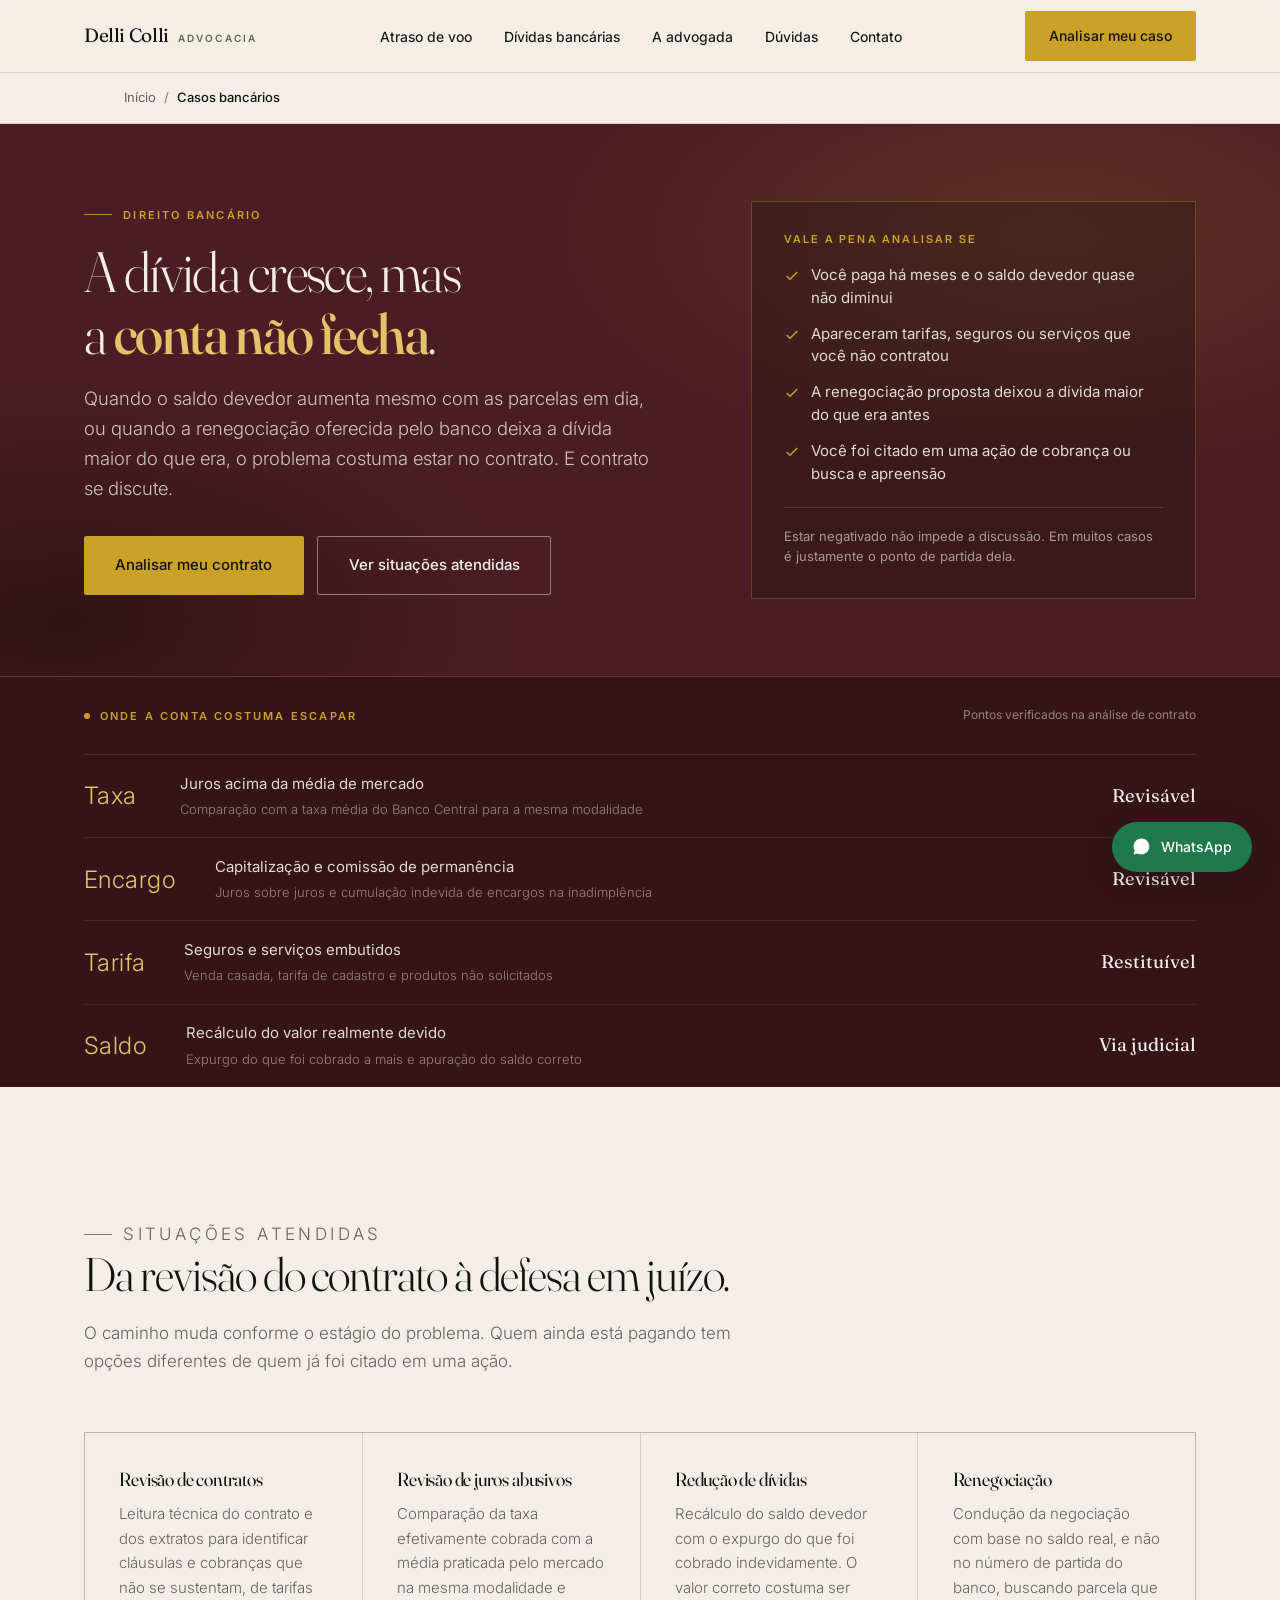
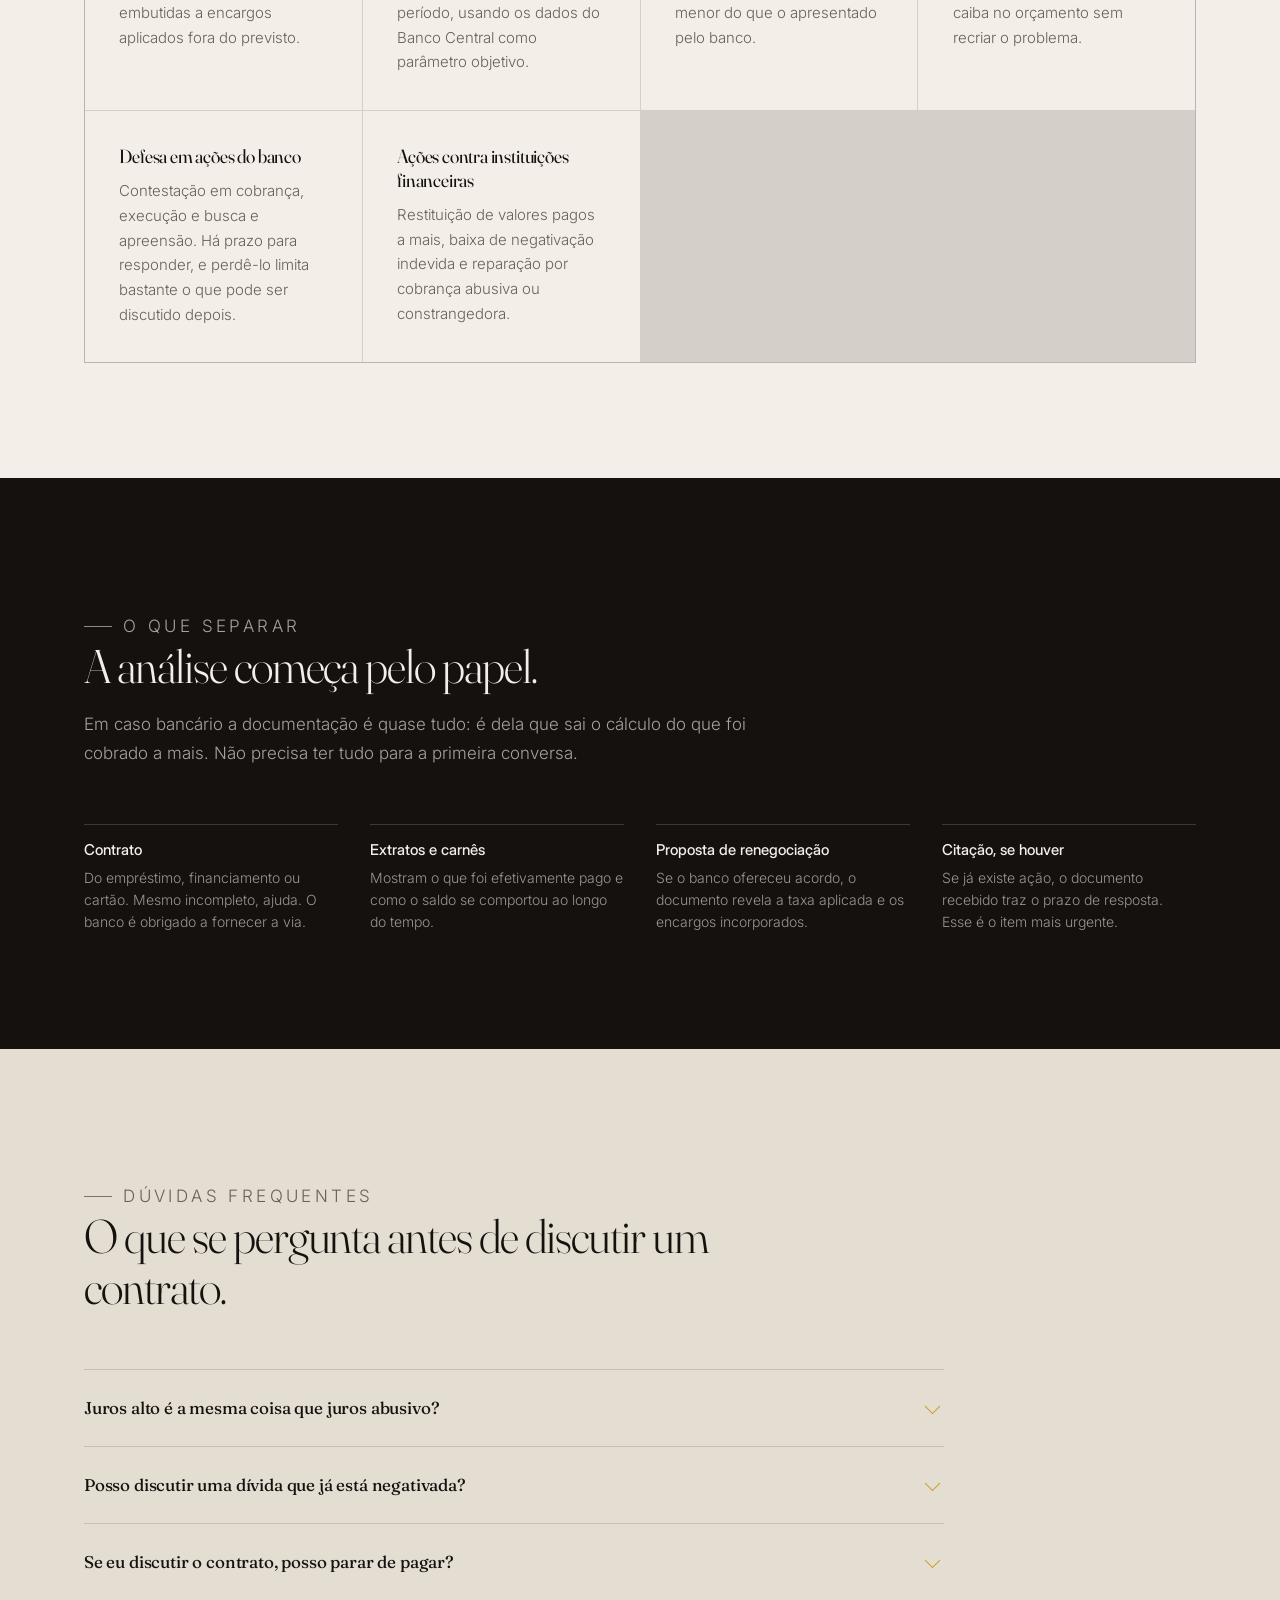
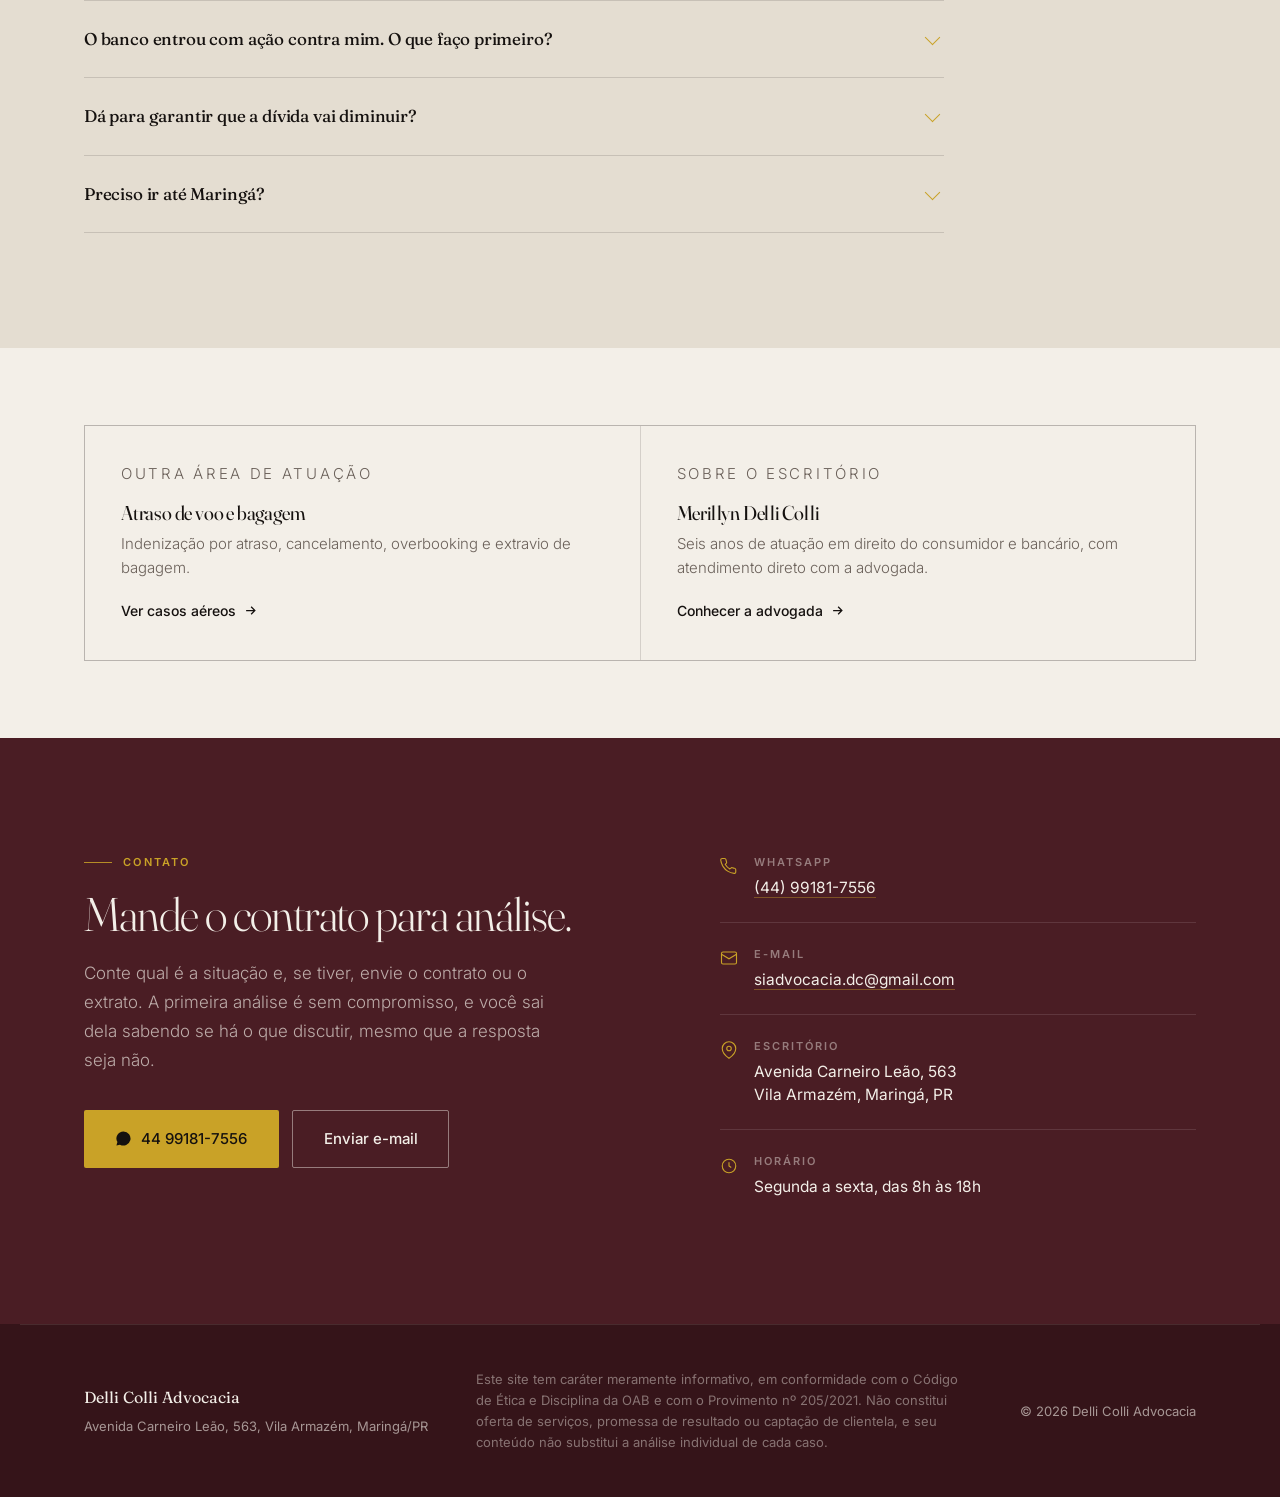
<file: dividas-bancarias.html>
<!DOCTYPE html>
<html lang="pt-BR">
<head>
<meta charset="utf-8">
<meta name="viewport" content="width=device-width, initial-scale=1">
<title>Juros Abusivos, Revisão de Contrato e Dívidas Bancárias | Delli Colli Advocacia</title>
<meta name="description" content="Revisão de contratos e juros abusivos, redução e renegociação de dívidas bancárias, defesa em ações movidas por bancos. Atendimento em todo o Brasil.">
<meta name="robots" content="index, follow">
<link rel="icon" type="image/svg+xml" href="assets/favicon.svg">
<link rel="canonical" href="https://dellicolliadvocacia.com.br/dividas-bancarias.html">

<meta property="og:type" content="website">
<meta property="og:locale" content="pt_BR">
<meta property="og:title" content="Juros Abusivos e Dívidas Bancárias | Delli Colli Advocacia">
<meta property="og:description" content="Revisão de contrato, juros abusivos, renegociação e defesa contra bancos.">
<meta property="og:image" content="assets/merillyn-retrato.jpg">

<link rel="preconnect" href="https://fonts.googleapis.com">
<link rel="preconnect" href="https://fonts.gstatic.com" crossorigin>
<link href="https://fonts.googleapis.com/css2?family=Fraunces:ital,opsz,wght@0,9..144,300;0,400;0,500;0,600;1,9..144,400&family=Inter:wght@300;400;500;600&display=swap" rel="stylesheet">
<link rel="stylesheet" href="assets/style.css">

<script type="application/ld+json">
{
  "@context": "https://schema.org",
  "@type": "Service",
  "serviceType": "Revisão de juros abusivos, renegociação e defesa em ações bancárias",
  "provider": {
    "@type": "LegalService",
    "name": "Delli Colli Advocacia",
    "telephone": "+5544991817556",
    "email": "siadvocacia.dc@gmail.com",
    "address": {
      "@type": "PostalAddress",
      "streetAddress": "Avenida Carneiro Leão, 563, Vila Armazém",
      "addressLocality": "Maringá",
      "addressRegion": "PR",
      "addressCountry": "BR"
    }
  },
  "areaServed": "BR"
}
</script>
<script type="application/ld+json">
{
  "@context": "https://schema.org",
  "@type": "FAQPage",
  "mainEntity": [
    {"@type":"Question","name":"Juros alto é a mesma coisa que juros abusivo?",
     "acceptedAnswer":{"@type":"Answer","text":"Não. Juro alto só é questionável quando destoa de forma relevante da taxa média praticada pelo mercado para a mesma modalidade, conforme dados do Banco Central, ou quando o contrato embute encargos irregulares."}},
    {"@type":"Question","name":"Posso discutir uma dívida que já está no meu nome e negativada?",
     "acceptedAnswer":{"@type":"Answer","text":"Sim. A negativação não impede a discussão do contrato. O caminho depende da análise: revisão de encargos, renegociação do saldo ou defesa em ação já proposta pelo banco."}},
    {"@type":"Question","name":"Se eu discutir o contrato, posso parar de pagar?",
     "acceptedAnswer":{"@type":"Answer","text":"Não por conta própria. Interromper os pagamentos sem amparo judicial costuma agravar a situação, com mais encargos e negativação. A orientação sobre pagamento é dada caso a caso."}}
  ]
}
</script>
</head>
<body>

<a class="skip" href="#main">Ir para o conteúdo</a>

<!-- ============================ NAV ============================ -->
<header class="nav" id="nav">
  <div class="wrap nav__in">
    <a class="brand" href="index.html">
      <span class="brand__mark">Delli Colli</span>
      <span class="brand__sub">Advocacia</span>
    </a>

    <nav aria-label="Navegação principal">
      <ul class="nav__links" id="navLinks">
        <li><a href="atraso-de-voo.html">Atraso de voo</a></li>
        <li><a href="dividas-bancarias.html" aria-current="page">Dívidas bancárias</a></li>
        <li><a href="index.html#sobre">A advogada</a></li>
        <li><a href="#duvidas">Dúvidas</a></li>
        <li><a href="#contato">Contato</a></li>
      </ul>
    </nav>

    <a class="btn btn--brass nav__cta" href="https://wa.me/5544991817556?text=Ol%C3%A1%21%20Tenho%20uma%20quest%C3%A3o%20com%20banco%20e%20gostaria%20de%20uma%20an%C3%A1lise." target="_blank" rel="noopener">Analisar meu caso</a>

    <button class="nav__toggle" id="navToggle" aria-expanded="false" aria-controls="navLinks">
      <svg width="16" height="16" viewBox="0 0 24 24" fill="none" stroke="currentColor" stroke-width="2" aria-hidden="true"><path d="M3 6h18M3 12h18M3 18h18"/></svg>
      Menu
    </button>
  </div>
</header>

<!-- ========================= TRILHA ========================= -->
<nav class="crumb" aria-label="Trilha de navegação">
  <div class="wrap">
    <ol>
      <li><a href="index.html">Início</a></li>
      <li aria-current="page">Casos bancários</li>
    </ol>
  </div>
</nav>

<main id="main">

<!-- ========================== HERO ========================== -->
<section class="subhero">
  <div class="wrap subhero__in">
    <div>
      <p class="eyebrow">Direito bancário</p>
      <h1>A dívida cresce, mas a <em>conta não fecha</em>.</h1>
      <p class="subhero__lede">
        Quando o saldo devedor aumenta mesmo com as parcelas em dia, ou quando a
        renegociação oferecida pelo banco deixa a dívida maior do que era, o problema
        costuma estar no contrato. E contrato se discute.
      </p>
      <div class="subhero__actions">
        <a class="btn btn--brass btn--lg" href="https://wa.me/5544991817556?text=Ol%C3%A1%21%20Tenho%20uma%20quest%C3%A3o%20com%20banco%20e%20gostaria%20de%20uma%20an%C3%A1lise." target="_blank" rel="noopener">
          Analisar meu contrato
        </a>
        <a class="btn btn--ghost-light btn--lg" href="#situacoes">Ver situações atendidas</a>
      </div>
    </div>

    <aside class="checkcard">
      <h2>Vale a pena analisar se</h2>
      <ul>
        <li>
          <svg viewBox="0 0 24 24" fill="none" stroke="currentColor" stroke-width="2.2" aria-hidden="true"><path d="M20 6 9 17l-5-5"/></svg>
          <span>Você paga há meses e o saldo devedor quase não diminui</span>
        </li>
        <li>
          <svg viewBox="0 0 24 24" fill="none" stroke="currentColor" stroke-width="2.2" aria-hidden="true"><path d="M20 6 9 17l-5-5"/></svg>
          <span>Apareceram tarifas, seguros ou serviços que você não contratou</span>
        </li>
        <li>
          <svg viewBox="0 0 24 24" fill="none" stroke="currentColor" stroke-width="2.2" aria-hidden="true"><path d="M20 6 9 17l-5-5"/></svg>
          <span>A renegociação proposta deixou a dívida maior do que era antes</span>
        </li>
        <li>
          <svg viewBox="0 0 24 24" fill="none" stroke="currentColor" stroke-width="2.2" aria-hidden="true"><path d="M20 6 9 17l-5-5"/></svg>
          <span>Você foi citado em uma ação de cobrança ou busca e apreensão</span>
        </li>
      </ul>
      <p class="checkcard__foot">
        Estar negativado não impede a discussão. Em muitos casos é justamente o ponto
        de partida dela.
      </p>
    </aside>
  </div>
</section>

<!-- ================== PAINEL: ONDE A CONTA ESCAPA ================== -->
<section class="board" aria-labelledby="boardTitle">
  <div class="wrap board__in">
    <div class="board__head">
      <p class="board__title" id="boardTitle">Onde a conta costuma escapar</p>
      <p class="board__note">Pontos verificados na análise de contrato</p>
    </div>
    <ul class="board__rows">
      <li class="board__row">
        <span class="board__time">Taxa</span>
        <span class="board__what">Juros acima da média de mercado
          <small>Comparação com a taxa média do Banco Central para a mesma modalidade</small>
        </span>
        <span class="board__val">Revisável</span>
      </li>
      <li class="board__row">
        <span class="board__time">Encargo</span>
        <span class="board__what">Capitalização e comissão de permanência
          <small>Juros sobre juros e cumulação indevida de encargos na inadimplência</small>
        </span>
        <span class="board__val">Revisável</span>
      </li>
      <li class="board__row">
        <span class="board__time">Tarifa</span>
        <span class="board__what">Seguros e serviços embutidos
          <small>Venda casada, tarifa de cadastro e produtos não solicitados</small>
        </span>
        <span class="board__val">Restituível</span>
      </li>
      <li class="board__row">
        <span class="board__time">Saldo</span>
        <span class="board__what">Recálculo do valor realmente devido
          <small>Expurgo do que foi cobrado a mais e apuração do saldo correto</small>
        </span>
        <span class="board__val">Via judicial</span>
      </li>
    </ul>
  </div>
</section>

<!-- ====================== SITUAÇÕES ====================== -->
<section class="section section--bone" id="situacoes">
  <div class="wrap">
    <div class="section__head reveal">
      <p class="eyebrow eyebrow--dark">Situações atendidas</p>
      <h2>Da revisão do contrato à defesa em juízo.</h2>
      <p>
        O caminho muda conforme o estágio do problema. Quem ainda está pagando tem
        opções diferentes de quem já foi citado em uma ação.
      </p>
    </div>

    <div class="cases">
      <article class="case reveal">
        <h3>Revisão de contratos</h3>
        <p>
          Leitura técnica do contrato e dos extratos para identificar cláusulas e
          cobranças que não se sustentam, de tarifas embutidas a encargos aplicados
          fora do previsto.
        </p>
      </article>
      <article class="case reveal">
        <h3>Revisão de juros abusivos</h3>
        <p>
          Comparação da taxa efetivamente cobrada com a média praticada pelo mercado
          na mesma modalidade e período, usando os dados do Banco Central como
          parâmetro objetivo.
        </p>
      </article>
      <article class="case reveal">
        <h3>Redução de dívidas</h3>
        <p>
          Recálculo do saldo devedor com o expurgo do que foi cobrado indevidamente.
          O valor correto costuma ser menor do que o apresentado pelo banco.
        </p>
      </article>
      <article class="case reveal">
        <h3>Renegociação</h3>
        <p>
          Condução da negociação com base no saldo real, e não no número de partida
          do banco, buscando parcela que caiba no orçamento sem recriar o problema.
        </p>
      </article>
      <article class="case reveal">
        <h3>Defesa em ações do banco</h3>
        <p>
          Contestação em cobrança, execução e busca e apreensão. Há prazo para
          responder, e perdê-lo limita bastante o que pode ser discutido depois.
        </p>
      </article>
      <article class="case reveal">
        <h3>Ações contra instituições financeiras</h3>
        <p>
          Restituição de valores pagos a mais, baixa de negativação indevida e
          reparação por cobrança abusiva ou constrangedora.
        </p>
      </article>
    </div>
  </div>
</section>

<!-- ====================== DOCUMENTOS ====================== -->
<section class="section section--ink">
  <div class="wrap">
    <div class="section__head reveal">
      <p class="eyebrow">O que separar</p>
      <h2>A análise começa pelo papel.</h2>
      <p>
        Em caso bancário a documentação é quase tudo: é dela que sai o cálculo do que
        foi cobrado a mais. Não precisa ter tudo para a primeira conversa.
      </p>
    </div>

    <div class="docs">
      <article class="doc reveal">
        <h3>Contrato</h3>
        <p>Do empréstimo, financiamento ou cartão. Mesmo incompleto, ajuda. O banco é obrigado a fornecer a via.</p>
      </article>
      <article class="doc reveal">
        <h3>Extratos e carnês</h3>
        <p>Mostram o que foi efetivamente pago e como o saldo se comportou ao longo do tempo.</p>
      </article>
      <article class="doc reveal">
        <h3>Proposta de renegociação</h3>
        <p>Se o banco ofereceu acordo, o documento revela a taxa aplicada e os encargos incorporados.</p>
      </article>
      <article class="doc reveal">
        <h3>Citação, se houver</h3>
        <p>Se já existe ação, o documento recebido traz o prazo de resposta. Esse é o item mais urgente.</p>
      </article>
    </div>
  </div>
</section>

<!-- ========================= DÚVIDAS ========================= -->
<section class="section section--dim" id="duvidas">
  <div class="wrap">
    <div class="section__head reveal">
      <p class="eyebrow eyebrow--dark">Dúvidas frequentes</p>
      <h2>O que se pergunta antes de discutir um contrato.</h2>
    </div>

    <div class="faq reveal">
      <details>
        <summary>Juros alto é a mesma coisa que juros abusivo?</summary>
        <div class="faq__a">
          <p>
            Não. A lei não fixa um teto geral para as instituições financeiras, então
            juro alto, por si só, não é ilegal. Ele se torna questionável quando destoa
            de forma relevante da taxa média praticada pelo mercado para a mesma
            modalidade e período, parâmetro que o Banco Central publica.
          </p>
          <p>
            Também entram na conta os encargos embutidos, que às vezes pesam mais do
            que a taxa nominal.
          </p>
        </div>
      </details>

      <details>
        <summary>Posso discutir uma dívida que já está negativada?</summary>
        <div class="faq__a">
          <p>
            Sim. A negativação não impede a discussão do contrato, e com frequência é
            o que leva a pessoa a procurar o escritório.
          </p>
          <p>
            O caminho depende do que a análise revelar: revisão dos encargos,
            renegociação do saldo correto ou defesa em ação já proposta pelo banco.
          </p>
        </div>
      </details>

      <details>
        <summary>Se eu discutir o contrato, posso parar de pagar?</summary>
        <div class="faq__a">
          <p>
            Não por conta própria. Interromper os pagamentos sem amparo judicial
            costuma agravar a situação: mais encargos, negativação e risco de
            busca e apreensão no caso de veículo.
          </p>
          <p>
            A orientação sobre continuar pagando, depositar em juízo ou outra medida
            é dada caso a caso, depois da análise.
          </p>
        </div>
      </details>

      <details>
        <summary>O banco entrou com ação contra mim. O que faço primeiro?</summary>
        <div class="faq__a">
          <p>
            Verifique a data em que você foi citado: o prazo de resposta corre a partir
            dali e perdê-lo limita bastante o que pode ser discutido depois.
          </p>
          <p>
            Esse é o cenário mais urgente de todos nesta página. Se for o seu caso,
            vale fazer contato o quanto antes com o documento em mãos.
          </p>
        </div>
      </details>

      <details>
        <summary>Dá para garantir que a dívida vai diminuir?</summary>
        <div class="faq__a">
          <p>
            Não, e desconfie de quem garantir. O resultado depende do que o contrato
            e os extratos revelam. Em alguns casos há cobrança indevida relevante,
            em outros o contrato está correto.
          </p>
          <p>
            A análise serve exatamente para responder isso antes de você decidir
            seguir adiante.
          </p>
        </div>
      </details>

      <details>
        <summary>Preciso ir até Maringá?</summary>
        <div class="faq__a">
          <p>
            Não. O escritório atende clientes de todo o Brasil, com documentos e
            assinaturas resolvidos digitalmente. O atendimento presencial fica
            disponível para quem está em Maringá e prefere.
          </p>
        </div>
      </details>
    </div>
  </div>
</section>

<!-- ===================== OUTRA ÁREA ===================== -->
<section class="section section--bone section--tight">
  <div class="wrap">
    <div class="swap reveal">
      <a href="atraso-de-voo.html">
        <p class="swap__tag">Outra área de atuação</p>
        <h3>Atraso de voo e bagagem</h3>
        <p>
          Indenização por atraso, cancelamento, overbooking e extravio de bagagem.
        </p>
        <span class="swap__go">
          Ver casos aéreos
          <svg viewBox="0 0 24 24" fill="none" stroke="currentColor" stroke-width="2" aria-hidden="true"><path d="M5 12h14M13 6l6 6-6 6"/></svg>
        </span>
      </a>
      <a href="index.html#sobre">
        <p class="swap__tag">Sobre o escritório</p>
        <h3>Merillyn Delli Colli</h3>
        <p>
          Seis anos de atuação em direito do consumidor e bancário, com atendimento
          direto com a advogada.
        </p>
        <span class="swap__go">
          Conhecer a advogada
          <svg viewBox="0 0 24 24" fill="none" stroke="currentColor" stroke-width="2" aria-hidden="true"><path d="M5 12h14M13 6l6 6-6 6"/></svg>
        </span>
      </a>
    </div>
  </div>
</section>

<!-- ========================= CONTATO ========================= -->
<section class="section" id="contato" style="background:var(--oxblood); color:var(--bone);">
  <div class="wrap contact">
    <div class="reveal">
      <p class="eyebrow">Contato</p>
      <h2>Mande o contrato para análise.</h2>
      <p class="contact__lede">
        Conte qual é a situação e, se tiver, envie o contrato ou o extrato. A primeira
        análise é sem compromisso, e você sai dela sabendo se há o que discutir, mesmo
        que a resposta seja não.
      </p>
      <div class="contact__actions">
        <a class="btn btn--brass btn--lg" href="https://wa.me/5544991817556?text=Ol%C3%A1%21%20Tenho%20uma%20quest%C3%A3o%20com%20banco%20e%20gostaria%20de%20uma%20an%C3%A1lise." target="_blank" rel="noopener">
          <svg width="17" height="17" viewBox="0 0 24 24" fill="currentColor" aria-hidden="true"><path d="M17.5 14.4c-.3-.2-1.7-.9-2-1-.3-.1-.4-.1-.6.1-.2.3-.7.9-.8 1.1-.2.2-.3.2-.6.1-.3-.2-1.2-.5-2.3-1.4-.9-.8-1.4-1.7-1.6-2-.2-.3 0-.5.1-.6l.5-.5c.1-.2.2-.3.3-.5 0-.2 0-.4 0-.5 0-.2-.6-1.5-.9-2.1-.2-.5-.4-.4-.6-.4h-.5c-.2 0-.5.1-.7.3-.2.3-.9.9-.9 2.2s1 2.6 1.1 2.8c.1.2 2 3 4.7 4.1.7.3 1.2.5 1.6.6.7.2 1.3.2 1.8.1.5-.1 1.7-.7 1.9-1.4.2-.7.2-1.2.2-1.4-.1-.1-.3-.2-.5-.3M12 2a10 10 0 0 0-8.6 15.1L2 22l5-1.3A10 10 0 1 0 12 2Z"/></svg>
          44 99181-7556
        </a>
        <a class="btn btn--ghost-light btn--lg" href="mailto:siadvocacia.dc@gmail.com?subject=Caso%20banc%C3%A1rio%20%E2%80%94%20an%C3%A1lise">
          Enviar e-mail
        </a>
      </div>
    </div>

    <div class="reveal">
      <dl class="details">
        <li>
          <svg viewBox="0 0 24 24" fill="none" stroke="currentColor" stroke-width="1.5" aria-hidden="true"><path d="M21 16.9v3a2 2 0 0 1-2.2 2 19.8 19.8 0 0 1-8.6-3.1 19.5 19.5 0 0 1-6-6A19.8 19.8 0 0 1 1 4.2 2 2 0 0 1 3 2h3a2 2 0 0 1 2 1.7c.1 1 .4 1.9.7 2.8a2 2 0 0 1-.5 2.1L7.1 9.9a16 16 0 0 0 6 6l1.3-1.1a2 2 0 0 1 2.1-.5c.9.3 1.8.6 2.8.7a2 2 0 0 1 1.7 2Z"/></svg>
          <div>
            <dt>WhatsApp</dt>
            <dd><a href="https://wa.me/5544991817556" target="_blank" rel="noopener">(44) 99181-7556</a></dd>
          </div>
        </li>
        <li>
          <svg viewBox="0 0 24 24" fill="none" stroke="currentColor" stroke-width="1.5" aria-hidden="true"><rect x="2" y="4" width="20" height="16" rx="2"/><path d="m22 7-10 6L2 7"/></svg>
          <div>
            <dt>E-mail</dt>
            <dd><a href="mailto:siadvocacia.dc@gmail.com">siadvocacia.dc@gmail.com</a></dd>
          </div>
        </li>
        <li>
          <svg viewBox="0 0 24 24" fill="none" stroke="currentColor" stroke-width="1.5" aria-hidden="true"><path d="M21 10c0 7-9 13-9 13s-9-6-9-13a9 9 0 0 1 18 0Z"/><circle cx="12" cy="10" r="3"/></svg>
          <div>
            <dt>Escritório</dt>
            <dd>Avenida Carneiro Leão, 563<br>Vila Armazém, Maringá, PR</dd>
          </div>
        </li>
        <li>
          <svg viewBox="0 0 24 24" fill="none" stroke="currentColor" stroke-width="1.5" aria-hidden="true"><circle cx="12" cy="12" r="9"/><path d="M12 7v5l3 2"/></svg>
          <div>
            <dt>Horário</dt>
            <dd>Segunda a sexta, das 8h às 18h</dd>
          </div>
        </li>
      </dl>
    </div>
  </div>
</section>

</main>

<footer class="footer">
  <div class="wrap footer__in">
    <div>
      <p><strong style="color:var(--bone);font-family:var(--display);font-weight:400;font-size:1rem;">Delli Colli Advocacia</strong></p>
      <p style="margin-top:.35rem;">Avenida Carneiro Leão, 563, Vila Armazém, Maringá/PR</p>
    </div>
    <p class="footer__legal">
      Este site tem caráter meramente informativo, em conformidade com o Código de Ética
      e Disciplina da OAB e com o Provimento nº 205/2021. Não constitui oferta de
      serviços, promessa de resultado ou captação de clientela, e seu conteúdo não
      substitui a análise individual de cada caso.
    </p>
    <p>© <span id="ano">2026</span> Delli Colli Advocacia</p>
  </div>
</footer>

<a class="wa" href="https://wa.me/5544991817556?text=Ol%C3%A1%21%20Tenho%20uma%20quest%C3%A3o%20com%20banco%20e%20gostaria%20de%20uma%20an%C3%A1lise."
   target="_blank" rel="noopener" aria-label="Conversar pelo WhatsApp">
  <svg viewBox="0 0 24 24" fill="currentColor" aria-hidden="true"><path d="M17.5 14.4c-.3-.2-1.7-.9-2-1-.3-.1-.4-.1-.6.1-.2.3-.7.9-.8 1.1-.2.2-.3.2-.6.1-.3-.2-1.2-.5-2.3-1.4-.9-.8-1.4-1.7-1.6-2-.2-.3 0-.5.1-.6l.5-.5c.1-.2.2-.3.3-.5 0-.2 0-.4 0-.5 0-.2-.6-1.5-.9-2.1-.2-.5-.4-.4-.6-.4h-.5c-.2 0-.5.1-.7.3-.2.3-.9.9-.9 2.2s1 2.6 1.1 2.8c.1.2 2 3 4.7 4.1.7.3 1.2.5 1.6.6.7.2 1.3.2 1.8.1.5-.1 1.7-.7 1.9-1.4.2-.7.2-1.2.2-1.4-.1-.1-.3-.2-.5-.3M12 2a10 10 0 0 0-8.6 15.1L2 22l5-1.3A10 10 0 1 0 12 2Z"/></svg>
  <span class="wa__text">WhatsApp</span>
</a>

<script src="assets/site.js"></script>
</body>
</html>
</file>
<file: assets/style.css>
/* ============================================================
   DELLI COLLI ADVOCACIA
   Paleta derivada das fotografias da advogada: o veludo oxblood
   do ambiente, a luz âmbar quente, o osso da camisa.
   ============================================================ */
:root{
  --ink:        #15110F;   /* texto principal, quase preto quente */
  --oxblood:    #4A1D24;   /* campo profundo — do veludo da foto */
  --oxblood-dp: #351419;   /* variação mais escura */
  --brass:      #C9A227;   /* latão — acento, réguas, numerais */
  --brass-soft: #E3C46A;
  --bone:       #F3EFE8;   /* fundo claro */
  --bone-dim:   #E4DDD1;
  --slate:      #6A6059;   /* texto secundário */
  --rule:       rgba(21,17,15,.14);

  --display: "Fraunces", "Iowan Old Style", Georgia, serif;
  --body:    "Inter", -apple-system, BlinkMacSystemFont, "Segoe UI", sans-serif;

  --gutter: clamp(1.25rem, 5vw, 5.5rem);
  --measure: 62ch;
}

*,*::before,*::after{ box-sizing:border-box; }

html{ scroll-behavior:smooth; -webkit-text-size-adjust:100%; }
@media (prefers-reduced-motion: reduce){
  html{ scroll-behavior:auto; }
  *,*::before,*::after{
    animation-duration:.01ms !important; animation-iteration-count:1 !important;
    transition-duration:.01ms !important; scroll-behavior:auto !important;
  }
}

body{
  margin:0;
  background:var(--bone);
  color:var(--ink);
  font-family:var(--body);
  font-size:clamp(1rem, .96rem + .2vw, 1.0625rem);
  line-height:1.65;
  font-weight:400;
  -webkit-font-smoothing:antialiased;
  overflow-x:hidden;
}

img{ max-width:100%; display:block; }

h1,h2,h3{
  font-family:var(--display);
  font-weight:400;
  line-height:1.08;
  letter-spacing:-.015em;
  margin:0;
  font-variation-settings:"opsz" 110;
}

a{ color:inherit; }

:focus-visible{
  outline:2.5px solid var(--brass);
  outline-offset:3px;
  border-radius:2px;
}

.wrap{ max-width:1240px; margin-inline:auto; padding-inline:var(--gutter); }

/* Eyebrow: rótulo tipográfico usado para orientar o leitor */
.eyebrow{
  font-family:var(--body);
  font-size:.6875rem;
  font-weight:600;
  letter-spacing:.2em;
  text-transform:uppercase;
  color:var(--brass);
  margin:0 0 1.1rem;
  display:flex;
  align-items:center;
  gap:.7rem;
}
.eyebrow::before{
  content:""; width:28px; height:1px; background:currentColor; flex:none; opacity:.85;
}
.eyebrow--dark{ color:#9A7B1E; }

/* ---------- Skip link ---------- */
.skip{
  position:absolute; left:-9999px; top:0; z-index:200;
  background:var(--ink); color:var(--bone); padding:.85rem 1.3rem;
  font-size:.875rem; font-weight:500;
}
.skip:focus{ left:.5rem; top:.5rem; }

/* ============================================================
   NAV
   ============================================================ */
.nav{
  position:sticky; top:0; z-index:100;
  background:rgba(243,239,232,.93);
  backdrop-filter:saturate(180%) blur(14px);
  -webkit-backdrop-filter:saturate(180%) blur(14px);
  border-bottom:1px solid var(--rule);
}
.nav__in{
  display:flex; align-items:center; justify-content:space-between;
  gap:1.5rem; min-height:72px;
}
.brand{ text-decoration:none; display:flex; align-items:baseline; gap:.55rem; }
.brand__mark{
  font-family:var(--display);
  font-size:1.2rem; letter-spacing:-.02em; white-space:nowrap;
}
.brand__sub{
  font-size:.625rem; letter-spacing:.22em; text-transform:uppercase;
  color:var(--slate); font-weight:600;
}
.nav__links{ display:flex; gap:2rem; list-style:none; margin:0; padding:0; }
.nav__links a{
  text-decoration:none; font-size:.875rem; font-weight:450;
  color:var(--ink); padding-block:.4rem; position:relative; white-space:nowrap;
}
.nav__links a::after{
  content:""; position:absolute; left:0; right:0; bottom:0;
  height:1.5px; background:var(--brass);
  transform:scaleX(0); transform-origin:left;
  transition:transform .3s cubic-bezier(.4,0,.2,1);
}
.nav__links a:hover::after, .nav__links a:focus-visible::after{ transform:scaleX(1); }

.btn{
  display:inline-flex; align-items:center; justify-content:center; gap:.55rem;
  font-family:var(--body); font-size:.875rem; font-weight:500;
  padding:.78rem 1.45rem; border-radius:2px; border:1px solid transparent;
  text-decoration:none; cursor:pointer; white-space:nowrap;
  transition:background .25s, color .25s, border-color .25s, transform .15s;
}
.btn--brass{ background:var(--brass); color:var(--ink); }
.btn--brass:hover{ background:var(--brass-soft); transform:translateY(-1px); }
.btn--ghost{ border-color:currentColor; color:inherit; background:transparent; }
.btn--ghost:hover{ background:var(--ink); color:var(--bone); border-color:var(--ink); }
.btn--ghost-light{ border-color:rgba(243,239,232,.45); color:var(--bone); }
.btn--ghost-light:hover{ background:var(--bone); color:var(--oxblood); border-color:var(--bone); }
.btn--lg{ padding:1rem 1.9rem; font-size:.9375rem; }

.nav__cta{ display:inline-flex; }
.nav__toggle{ display:none; }

@media (max-width:900px){
  .nav__links, .nav__cta{ display:none; }
  .nav__toggle{
    display:inline-flex; align-items:center; gap:.5rem;
    background:none; border:1px solid var(--rule); border-radius:2px;
    padding:.55rem .85rem; font-family:var(--body); font-size:.8125rem;
    font-weight:500; color:var(--ink); cursor:pointer;
  }
  .nav--open .nav__links{
    display:flex; flex-direction:column; gap:0;
    position:absolute; left:0; right:0; top:100%;
    background:var(--bone); border-bottom:1px solid var(--rule);
    padding:.5rem var(--gutter) 1.5rem;
  }
  .nav--open .nav__links li{ border-top:1px solid var(--rule); }
  .nav--open .nav__links a{ display:block; padding:1rem 0; font-size:1rem; }
  .nav--open .nav__cta{ display:inline-flex; margin-top:1rem; }
  .nav--open .nav__links a::after{ display:none; }
}

/* ============================================================
   HERO — campo oxblood, retrato assimétrico, régua de latão
   ============================================================ */
.hero{
  background:var(--oxblood);
  color:var(--bone);
  position:relative;
  overflow:hidden;
}
/* luz âmbar ambiente, ecoando a iluminação da fotografia */
.hero::before{
  content:""; position:absolute; inset:0; pointer-events:none;
  background:
    radial-gradient(60% 50% at 78% 28%, rgba(201,162,39,.16), transparent 70%),
    radial-gradient(45% 55% at 8% 85%, rgba(0,0,0,.35), transparent 72%);
}
.hero__in{
  position:relative; z-index:2;
  display:grid;
  grid-template-columns:minmax(0,1.08fr) minmax(0,.92fr);
  gap:clamp(2rem,5vw,4.5rem);
  align-items:center;
  min-width:0;
  padding-block:clamp(2.5rem,4.5vw,4rem) 0;
}
.hero__copy{ padding-bottom:clamp(3.5rem,7vw,6rem); min-width:0; }

.hero h1{
  font-size:clamp(2.5rem, 5.4vw, 4.05rem);
  font-weight:300;
  letter-spacing:-.028em;
  margin-bottom:1.5rem;
  font-variation-settings:"opsz" 144;
  text-wrap:balance;
  max-width:14ch;
}
.hero h1 em{
  font-style:normal;
  color:var(--brass-soft);
  font-weight:500;
}
.hero__lede{
  font-size:clamp(1.0625rem,1.6vw,1.1875rem);
  line-height:1.62;
  color:rgba(243,239,232,.8);
  max-width:48ch;
  margin:0 0 2.2rem;
  font-weight:300;
}
.hero__actions{ display:flex; flex-wrap:wrap; gap:.85rem; }

/* micro-aviso de custo zero inicial */
.hero__note{
  margin-top:1.6rem; font-size:.8125rem; color:rgba(243,239,232,.55);
  display:flex; align-items:center; gap:.5rem;
}

/* --- Retrato --- */
.hero__portrait{
  position:relative;
  align-self:end;
  margin:0;              /* zera a margem padrão de <figure> */
  min-width:0;
  max-width:100%;
  min-height:clamp(380px, 56vw, 640px);
}
.hero__portrait img{
  width:100%; height:100%;
  min-height:clamp(380px, 56vw, 640px);
  object-fit:cover;
  object-position:50% 12%;
  filter:contrast(1.04) saturate(.94);
  -webkit-mask-image:
    linear-gradient(to bottom, #000 68%, transparent 99%),
    linear-gradient(to right, transparent 0%, #000 20%, #000 88%, transparent 100%);
  -webkit-mask-composite:source-in;
  mask-image:
    linear-gradient(to bottom, #000 68%, transparent 99%),
    linear-gradient(to right, transparent 0%, #000 20%, #000 88%, transparent 100%);
  mask-composite:intersect;
}
/* régua de latão atravessando o retrato — o risco assimétrico */
.hero__rule{
  position:absolute; left:-42%; right:-6%; bottom:26%;
  height:1px; z-index:3; pointer-events:none;
  /* esmaece nas pontas: a régua atravessa o retrato em vez de encostar nele */
  background:linear-gradient(to right,
    transparent 0%, var(--brass) 14%, var(--brass) 86%, transparent 100%);
  opacity:.75;
}
.hero__rule::after{
  content:""; position:absolute; right:6%; top:-3px;
  width:7px; height:7px; background:var(--brass); border-radius:50%;
  box-shadow:0 0 12px rgba(201,162,39,.65);
}

@media (max-width:860px){
  .hero__in{
    grid-template-columns:minmax(0,1fr);
    padding-block:clamp(2rem,6vw,3rem) 0;
  }
  .hero h1{ max-width:none; }
  .hero__copy{ min-width:0; }
  .hero__copy{ padding-bottom:2.5rem; }
  .hero__portrait{ min-height:400px; order:-1; width:100%; }
  .hero__portrait img{ min-height:420px; object-position:50% 14%; }
  .hero__rule{ display:none; }
}

/* ============================================================
   PAINEL DE PARTIDA — elemento-assinatura
   Reenquadra o atraso como prazo de direito.
   ============================================================ */
.board{
  background:var(--oxblood-dp);
  color:var(--bone);
  border-top:1px solid rgba(201,162,39,.3);
  position:relative; z-index:4;
}
.board__in{ padding-block:0; }
.board__head{
  display:flex; align-items:baseline; justify-content:space-between;
  gap:1rem; flex-wrap:wrap;
  padding-block:1.15rem;
  border-bottom:1px solid rgba(243,239,232,.1);
}
.board__title{
  font-family:var(--body); font-size:.6875rem; font-weight:600;
  letter-spacing:.2em; text-transform:uppercase; color:var(--brass);
  display:flex; align-items:center; gap:.6rem;
}
.board__title::before{
  content:""; width:6px; height:6px; border-radius:50%;
  background:var(--brass); flex:none;
  animation:blip 2.4s ease-in-out infinite;
}
@keyframes blip{ 0%,100%{opacity:1} 50%{opacity:.25} }
.board__note{
  font-size:.75rem; color:rgba(243,239,232,.5); font-variant-numeric:tabular-nums;
  margin:0; max-width:46ch;
}

.board__rows{ list-style:none; margin:0; padding:0; }
.board__row{
  display:grid;
  grid-template-columns:minmax(58px,auto) minmax(0,1fr) minmax(0,auto);
  gap:clamp(.75rem,3vw,2.5rem);
  align-items:center;
  padding-block:1.05rem;
  border-bottom:1px solid rgba(243,239,232,.08);
}
.board__row:last-child{ border-bottom:0; }
.board__time{
  font-family:var(--body); font-variant-numeric:tabular-nums;
  font-size:clamp(1.15rem,2.4vw,1.5rem); font-weight:300;
  color:var(--brass-soft); letter-spacing:.02em; white-space:nowrap;
}
.board__what{ font-size:.9375rem; color:rgba(243,239,232,.9); font-weight:400; }
.board__what small{
  display:block; font-size:.8125rem; color:rgba(243,239,232,.5);
  margin-top:.15rem; font-weight:300;
}
.board__val{
  font-family:var(--display); font-size:clamp(.95rem,2vw,1.15rem);
  color:var(--bone); white-space:nowrap; text-align:right;
}
@media (max-width:640px){
  .board__row{ grid-template-columns:auto 1fr; row-gap:.3rem; }
  .board__val{ grid-column:2; text-align:left; font-size:1rem; color:var(--brass-soft); }
}

/* ============================================================
   SEÇÕES GERAIS
   ============================================================ */
.section{ padding-block:clamp(4.5rem,9vw,7.5rem); }
.section--tight{ padding-block:clamp(3.5rem,6vw,5rem); }
.section--bone{ background:var(--bone); }
.section--dim{ background:var(--bone-dim); }
.section--ink{ background:var(--ink); color:var(--bone); }

.section__head{ max-width:var(--measure); margin-bottom:clamp(2.5rem,4.5vw,3.5rem); }
.section__head h2{
  font-size:clamp(1.95rem,4.1vw,2.95rem);
  font-weight:300;
  letter-spacing:-.022em;
}
.section__head p{
  margin:1.15rem 0 0; color:var(--slate); font-size:1.0625rem;
  line-height:1.7; font-weight:300;
}
.section--ink .section__head p{ color:rgba(243,239,232,.65); }

/* ============================================================
   ÁREAS DE ATUAÇÃO
   ============================================================ */
.areas{
  display:grid;
  grid-template-columns:repeat(auto-fit, minmax(290px,1fr));
  gap:1px;
  background:var(--rule);
  border:1px solid var(--rule);
}
.area{
  background:var(--bone);
  padding:clamp(1.75rem,3vw,2.5rem);
  display:flex; flex-direction:column; gap:.9rem;
  transition:background .3s;
  position:relative;
}
.area:hover{ background:#FFFDF8; }
.area__tag{
  font-size:.625rem; font-weight:600; letter-spacing:.18em;
  text-transform:uppercase; color:var(--brass);
}
.area h3{
  font-size:1.3rem; font-weight:400; letter-spacing:-.01em; line-height:1.22;
}
.area p{
  margin:0; font-size:.9375rem; color:var(--slate); line-height:1.65;
  font-weight:300; flex:1;
}
.area__list{
  list-style:none; margin:.2rem 0 0; padding:0;
  display:flex; flex-direction:column; gap:.5rem;
}
.area__list li{
  font-size:.875rem; color:var(--ink); padding-left:1.1rem; position:relative;
  font-weight:400;
}
.area__list li::before{
  content:""; position:absolute; left:0; top:.6em;
  width:5px; height:1px; background:var(--brass);
}
/* destaque do carro-chefe */
.area--lead{ background:var(--oxblood); color:var(--bone); }
.area--lead:hover{ background:#52222A; }
.area--lead p{ color:rgba(243,239,232,.72); }
.area--lead .area__list li{ color:rgba(243,239,232,.92); }
.area--lead .area__tag{ color:var(--brass-soft); }

/* ============================================================
   SOBRE — segunda fotografia
   ============================================================ */
.about{
  display:grid;
  grid-template-columns:minmax(0,.85fr) minmax(0,1.15fr);
  gap:clamp(2rem,6vw,5rem);
  align-items:center;
}
.about__figure{ position:relative; isolation:isolate; margin:0; }
.about__figure img{
  width:100%; aspect-ratio:3/4; object-fit:cover; object-position:50% 22%;
  max-height:600px;
  filter:contrast(1.03) saturate(.95);
}
/* moldura de latão deslocada — ecoa a régua do hero */
.about__figure::after{
  content:""; position:absolute; inset:auto -16px -16px auto;
  width:58%; height:52%; border:1px solid var(--brass);
  opacity:.55; z-index:-1; pointer-events:none;
}
.about__figure img{ position:relative; z-index:1; }
.about__body h2{
  font-size:clamp(1.95rem,4vw,2.8rem); font-weight:300; letter-spacing:-.022em;
  margin-bottom:1.4rem;
}
.about__body p{
  color:var(--slate); line-height:1.75; font-weight:300;
  max-width:var(--measure); margin:0 0 1.1rem;
}
.about__body p strong{ color:var(--ink); font-weight:500; }

.about__stats{
  display:flex; flex-wrap:wrap; gap:clamp(1.5rem,4vw,3rem);
  margin-top:2.2rem; padding-top:2.2rem; border-top:1px solid var(--rule);
}
.stat__num{
  font-family:var(--display); font-size:clamp(2rem,4vw,2.6rem);
  font-weight:300; line-height:1; letter-spacing:-.03em;
  display:flex; align-items:baseline; gap:.1em;
}
.stat__num span{ font-size:.5em; color:var(--brass); }
.stat__label{
  font-size:.75rem; letter-spacing:.14em; text-transform:uppercase;
  color:var(--slate); margin-top:.55rem; font-weight:500;
}
.about__sig{
  margin-top:2rem; font-family:var(--display); font-style:italic;
  font-size:1.0625rem; color:var(--ink);
}
.about__sig small{
  display:block; font-family:var(--body); font-style:normal;
  font-size:.75rem; letter-spacing:.14em; text-transform:uppercase;
  color:var(--slate); margin-top:.45rem; font-weight:500;
}

@media (max-width:860px){
  .about{ grid-template-columns:1fr; gap:2.5rem; }
  .about__figure{ max-width:380px; }
}

/* ============================================================
   COMO FUNCIONA — sequência real, logo numerada
   ============================================================ */
.steps{
  display:grid; grid-template-columns:repeat(auto-fit,minmax(230px,1fr));
  gap:clamp(1.5rem,3vw,2.5rem);
  counter-reset:step;
}
.step{ position:relative; padding-top:2.6rem; }
.step::before{
  counter-increment:step; content:counter(step,decimal-leading-zero);
  position:absolute; top:0; left:0;
  font-family:var(--body); font-size:.75rem; font-weight:600;
  letter-spacing:.16em; color:var(--brass);
}
.step::after{
  content:""; position:absolute; top:1.5rem; left:0; right:0;
  height:1px; background:rgba(243,239,232,.14);
}
.step h3{
  font-size:1.2rem; font-weight:400; margin-bottom:.7rem; letter-spacing:-.01em;
}
.step p{
  margin:0; font-size:.9375rem; color:rgba(243,239,232,.62);
  line-height:1.68; font-weight:300;
}

/* ============================================================
   CONFIANÇA — prova social em conformidade com o Prov. 205/2021
   ============================================================ */
.trust{
  display:grid; grid-template-columns:repeat(auto-fit,minmax(260px,1fr));
  gap:1px; background:var(--rule); border:1px solid var(--rule);
}
.trust__item{ background:var(--bone); padding:clamp(1.6rem,3vw,2.2rem); }
.trust__item h3{
  font-size:1.0625rem; font-weight:500; font-family:var(--body);
  margin-bottom:.6rem; letter-spacing:-.005em;
}
.trust__item p{
  margin:0; font-size:.9375rem; color:var(--slate); line-height:1.65; font-weight:300;
}
.trust__icon{
  width:26px; height:26px; margin-bottom:1rem; color:var(--brass);
}

/* ============================================================
   FAQ
   ============================================================ */
.faq{ max-width:860px; border-top:1px solid var(--rule); }
.faq details{ border-bottom:1px solid var(--rule); }
.faq summary{
  cursor:pointer; list-style:none; padding:1.5rem 2.5rem 1.5rem 0;
  font-size:1.0625rem; font-weight:450; position:relative;
  font-family:var(--display); letter-spacing:-.01em;
}
.faq summary::-webkit-details-marker{ display:none; }
.faq summary::after{
  content:""; position:absolute; right:.4rem; top:50%;
  width:11px; height:11px; margin-top:-7px;
  border-right:1.5px solid var(--brass); border-bottom:1.5px solid var(--brass);
  transform:rotate(45deg); transition:transform .3s;
}
.faq details[open] summary::after{ transform:rotate(-135deg); margin-top:-3px; }
.faq summary:hover{ color:var(--oxblood); }
.faq__a{
  padding:0 2.5rem 1.75rem 0; color:var(--slate);
  line-height:1.72; font-weight:300; font-size:.9688rem;
  max-width:var(--measure);
}
.faq__a p{ margin:0 0 .9rem; }
.faq__a p:last-child{ margin-bottom:0; }

/* ============================================================
   CONTATO
   ============================================================ */
.contact{
  display:grid; grid-template-columns:minmax(0,1fr) minmax(0,.85fr);
  gap:clamp(2.5rem,6vw,5rem);
}
.contact h2{
  font-size:clamp(1.95rem,4.1vw,2.95rem); font-weight:300;
  letter-spacing:-.022em; margin-bottom:1.2rem;
}
.contact__lede{
  color:rgba(243,239,232,.68); line-height:1.7; font-weight:300;
  max-width:46ch; margin:0 0 2.2rem;
}
.contact__actions{ display:flex; flex-wrap:wrap; gap:.85rem; margin-bottom:2.5rem; }

.details{ list-style:none; margin:0; padding:0; display:grid; gap:1.4rem; }
.details li{
  display:grid; grid-template-columns:auto 1fr; gap:1rem; align-items:start;
  padding-bottom:1.4rem; border-bottom:1px solid rgba(243,239,232,.12);
}
.details li:last-child{ border-bottom:0; padding-bottom:0; }
.details svg{ width:18px; height:18px; color:var(--brass); margin-top:.28rem; flex:none; }
.details dt{
  font-size:.6875rem; letter-spacing:.18em; text-transform:uppercase;
  color:rgba(243,239,232,.45); font-weight:600; margin-bottom:.3rem;
}
.details dd{ margin:0; font-size:.9688rem; color:var(--bone); line-height:1.5; }
.details a{ text-decoration:none; border-bottom:1px solid rgba(201,162,39,.4); transition:border-color .25s; }
.details a:hover{ border-color:var(--brass); }

@media (max-width:860px){ .contact{ grid-template-columns:1fr; } }

/* ============================================================
   RODAPÉ
   ============================================================ */
.footer{ background:var(--oxblood-dp); color:rgba(243,239,232,.6); }
.footer__in{
  padding-block:2.8rem;
  display:flex; flex-wrap:wrap; gap:1.5rem 2.5rem;
  align-items:center; justify-content:space-between;
  border-top:1px solid rgba(243,239,232,.1);
}
.footer p{ margin:0; font-size:.8125rem; line-height:1.6; }
.footer a{ color:rgba(243,239,232,.8); text-decoration:none; }
.footer a:hover{ color:var(--brass-soft); }
.footer__legal{ max-width:62ch; font-size:.75rem; opacity:.72; }

/* ============================================================
   WHATSAPP FLUTUANTE
   ============================================================ */
.wa{
  position:fixed; right:clamp(1rem,3vw,1.75rem); bottom:clamp(1rem,3vw,1.75rem);
  z-index:90;
  display:inline-flex; align-items:center; gap:.6rem;
  background:#1E7A4B; color:#fff; text-decoration:none;
  padding:.85rem 1.25rem; border-radius:100px;
  font-size:.875rem; font-weight:500;
  box-shadow:0 8px 28px rgba(21,17,15,.28);
  transition:transform .22s, box-shadow .22s;
}
.wa:hover{ transform:translateY(-2px); box-shadow:0 12px 34px rgba(21,17,15,.34); }
.wa svg{ width:19px; height:19px; flex:none; }
@media (max-width:560px){
  .wa__text{
    position:absolute; width:1px; height:1px; overflow:hidden;
    clip:rect(0 0 0 0); white-space:nowrap;
  }
  .wa{ padding:.95rem; border-radius:50%; }
}

/* ============================================================
   REVELAÇÃO AO ROLAR
   ============================================================ */
.reveal{ opacity:0; transform:translateY(16px); }
.reveal.is-in{
  opacity:1; transform:none;
  transition:opacity .75s cubic-bezier(.22,.61,.36,1), transform .75s cubic-bezier(.22,.61,.36,1);
}
@media (prefers-reduced-motion: reduce){
  .reveal{ opacity:1; transform:none; }
}

/* ============================================================
   PÁGINAS INTERNAS (aéreo / bancário)
   ============================================================ */

/* --- Hero interno: mais curto que o da home, sem retrato --- */
.subhero{
  background:var(--oxblood); color:var(--bone);
  position:relative; overflow:hidden;
}
.subhero::before{
  content:""; position:absolute; inset:0; pointer-events:none;
  background:
    radial-gradient(55% 60% at 82% 20%, rgba(201,162,39,.15), transparent 70%),
    radial-gradient(50% 60% at 5% 90%, rgba(0,0,0,.34), transparent 72%);
}
.subhero__in{
  position:relative; z-index:2;
  padding-block:clamp(3rem,6vw,5.25rem);
  display:grid; grid-template-columns:minmax(0,1.15fr) minmax(0,.85fr);
  gap:clamp(2rem,5vw,4rem); align-items:center;
}
.subhero h1{
  font-size:clamp(2.3rem,4.8vw,3.55rem);
  font-weight:300; letter-spacing:-.028em;
  margin-bottom:1.25rem; text-wrap:balance;
  font-variation-settings:"opsz" 144;
}
.subhero h1 em{ font-style:normal; color:var(--brass-soft); font-weight:500; }
.subhero__lede{
  font-size:clamp(1.0313rem,1.5vw,1.1563rem); line-height:1.62;
  color:rgba(243,239,232,.8); max-width:52ch; margin:0 0 2rem; font-weight:300;
}
.subhero__actions{ display:flex; flex-wrap:wrap; gap:.85rem; }

/* Cartão de checagem rápida ao lado do hero interno */
.checkcard{
  background:rgba(21,17,15,.3);
  border:1px solid rgba(201,162,39,.3);
  padding:clamp(1.5rem,2.6vw,2rem);
}
.checkcard h2{
  font-family:var(--body); font-size:.6875rem; font-weight:600;
  letter-spacing:.2em; text-transform:uppercase; color:var(--brass);
  margin:0 0 1.15rem;
}
.checkcard ul{ list-style:none; margin:0; padding:0; display:grid; gap:.85rem; }
.checkcard li{
  display:grid; grid-template-columns:auto 1fr; gap:.7rem;
  font-size:.9375rem; line-height:1.5; color:rgba(243,239,232,.9);
}
.checkcard svg{ width:16px; height:16px; color:var(--brass); margin-top:.25rem; flex:none; }
.checkcard__foot{
  margin:1.4rem 0 0; padding-top:1.1rem;
  border-top:1px solid rgba(243,239,232,.14);
  font-size:.8125rem; color:rgba(243,239,232,.6); line-height:1.55;
}
@media (max-width:860px){
  .subhero__in{ grid-template-columns:minmax(0,1fr); }
}

/* --- Trilha de navegação --- */
.crumb{ background:var(--bone); border-bottom:1px solid var(--rule); }
.crumb ol{
  list-style:none; margin:0; padding-block:.9rem;
  display:flex; flex-wrap:wrap; align-items:center; gap:.5rem;
  font-size:.8125rem; color:var(--slate);
}
.crumb a{ color:var(--slate); text-decoration:none; }
.crumb a:hover{ color:var(--ink); }
.crumb li+li::before{ content:"/"; margin-right:.5rem; opacity:.45; }
.crumb [aria-current]{ color:var(--ink); font-weight:500; }

/* --- Grade de situações atendidas --- */
.cases{
  display:grid; grid-template-columns:repeat(auto-fit,minmax(265px,1fr));
  gap:1px; background:var(--rule); border:1px solid var(--rule);
}
.case{ background:var(--bone); padding:clamp(1.6rem,2.8vw,2.15rem); }
.case h3{
  font-size:1.1875rem; font-weight:400; letter-spacing:-.01em;
  margin-bottom:.65rem; line-height:1.25;
}
.case p{ margin:0; font-size:.9375rem; color:var(--slate); line-height:1.65; font-weight:300; }

/* --- Faixa de documentos --- */
.docs{
  display:grid; grid-template-columns:repeat(auto-fit,minmax(215px,1fr));
  gap:clamp(1.25rem,2.6vw,2rem);
}
.doc{
  padding-top:1.1rem; border-top:1px solid rgba(243,239,232,.18);
}
.doc h3{
  font-family:var(--body); font-size:.9375rem; font-weight:500;
  margin-bottom:.5rem; letter-spacing:0;
}
.doc p{ margin:0; font-size:.875rem; color:rgba(243,239,232,.6); line-height:1.6; font-weight:300; }

/* --- Navegação cruzada entre as duas áreas --- */
.swap{
  display:grid; grid-template-columns:repeat(auto-fit,minmax(280px,1fr));
  gap:1px; background:var(--rule); border:1px solid var(--rule);
}
.swap a{
  background:var(--bone); padding:clamp(1.6rem,3vw,2.25rem);
  text-decoration:none; display:block; transition:background .3s;
}
.swap a:hover{ background:#FFFDF8; }
.swap__tag{
  font-size:.625rem; font-weight:600; letter-spacing:.18em;
  text-transform:uppercase; color:var(--brass); margin:0 0 .6rem;
}
.swap h3{
  font-size:1.25rem; font-weight:400; letter-spacing:-.01em; margin-bottom:.55rem;
}
.swap p{ margin:0 0 1rem; font-size:.9375rem; color:var(--slate); line-height:1.6; font-weight:300; }
.swap__go{
  font-size:.875rem; font-weight:500; color:var(--ink);
  display:inline-flex; align-items:center; gap:.45rem;
}
.swap a:hover .swap__go{ color:var(--oxblood); }
.swap__go svg{ width:15px; height:15px; transition:transform .25s; }
.swap a:hover .swap__go svg{ transform:translateX(3px); }

/* --- Link "ver detalhes" dentro dos cards da home --- */
.area__more{
  margin-top:.4rem; font-size:.875rem; font-weight:500;
  text-decoration:none; display:inline-flex; align-items:center; gap:.45rem;
  color:var(--ink); border-bottom:1px solid transparent; align-self:flex-start;
  transition:border-color .25s, gap .25s;
}
.area__more:hover{ border-color:currentColor; gap:.7rem; }
.area__more svg{ width:14px; height:14px; }
.area--lead .area__more{ color:var(--brass-soft); }
</file>
